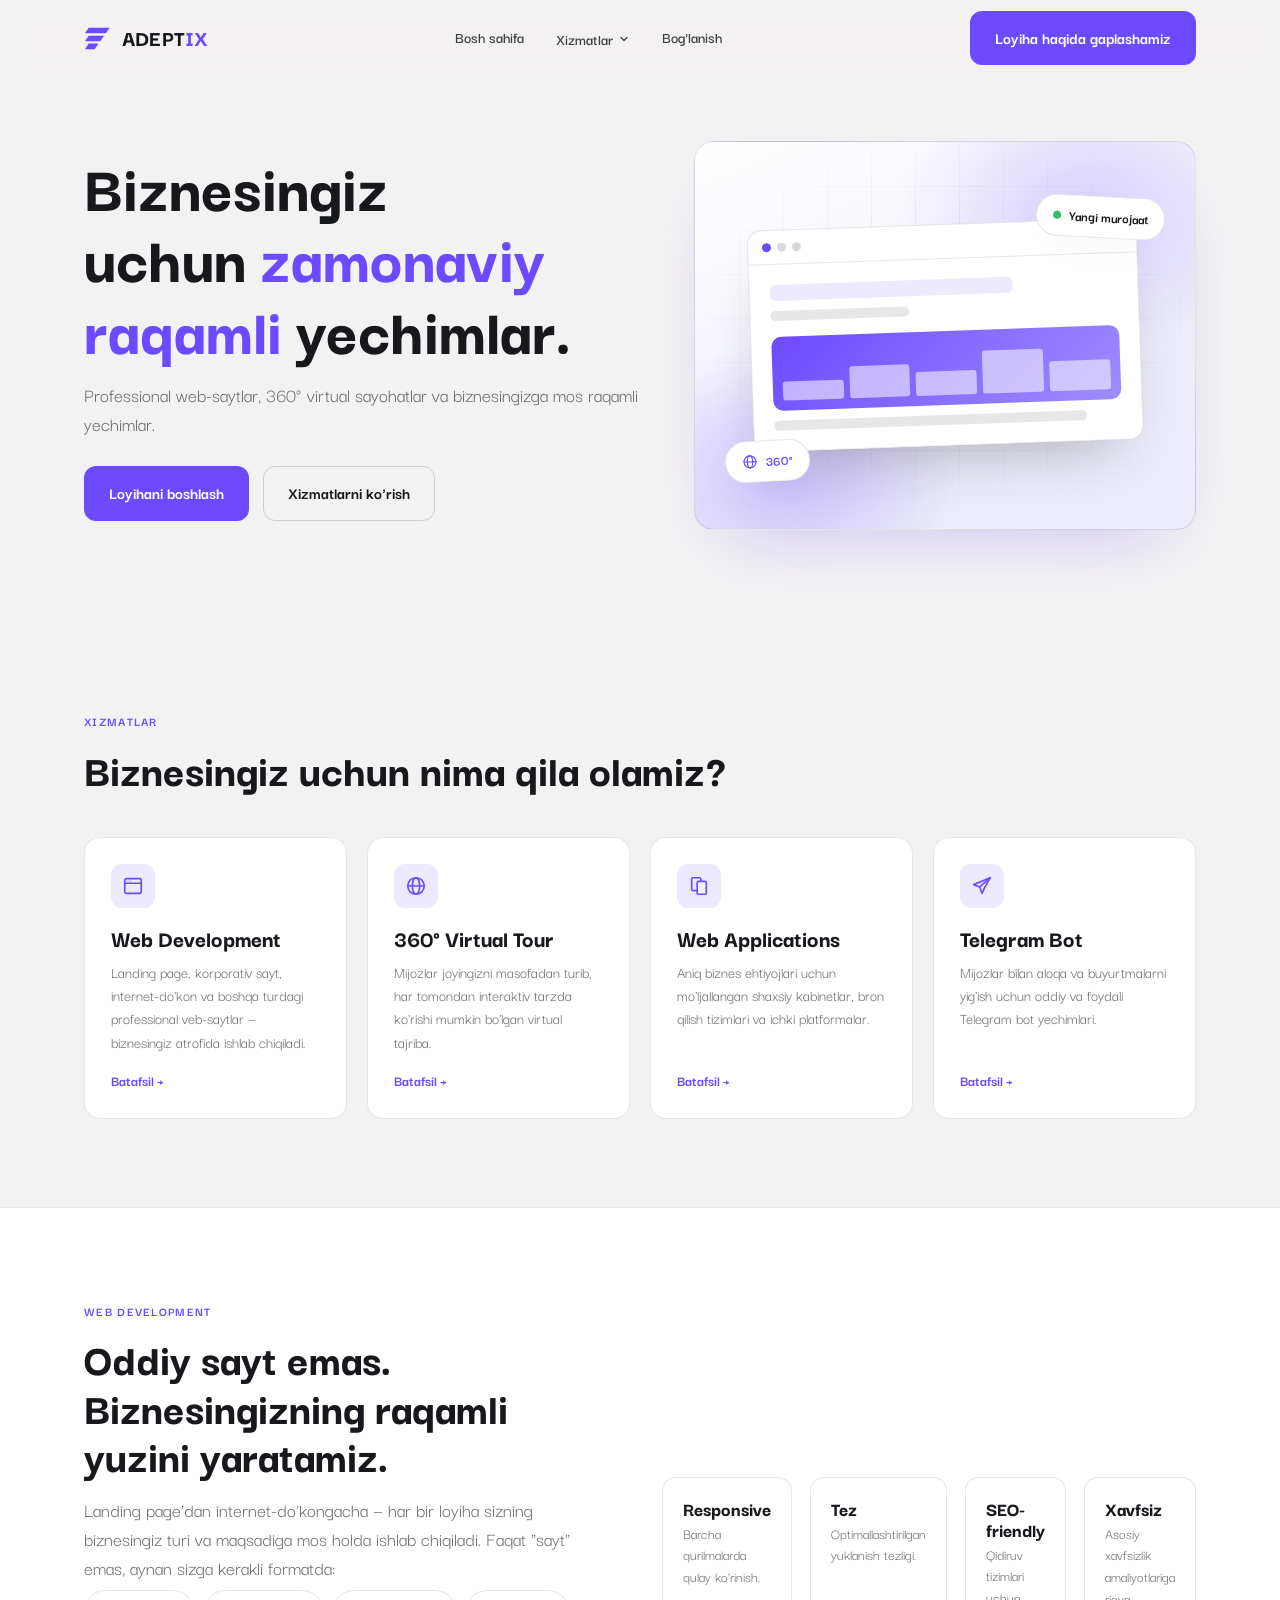
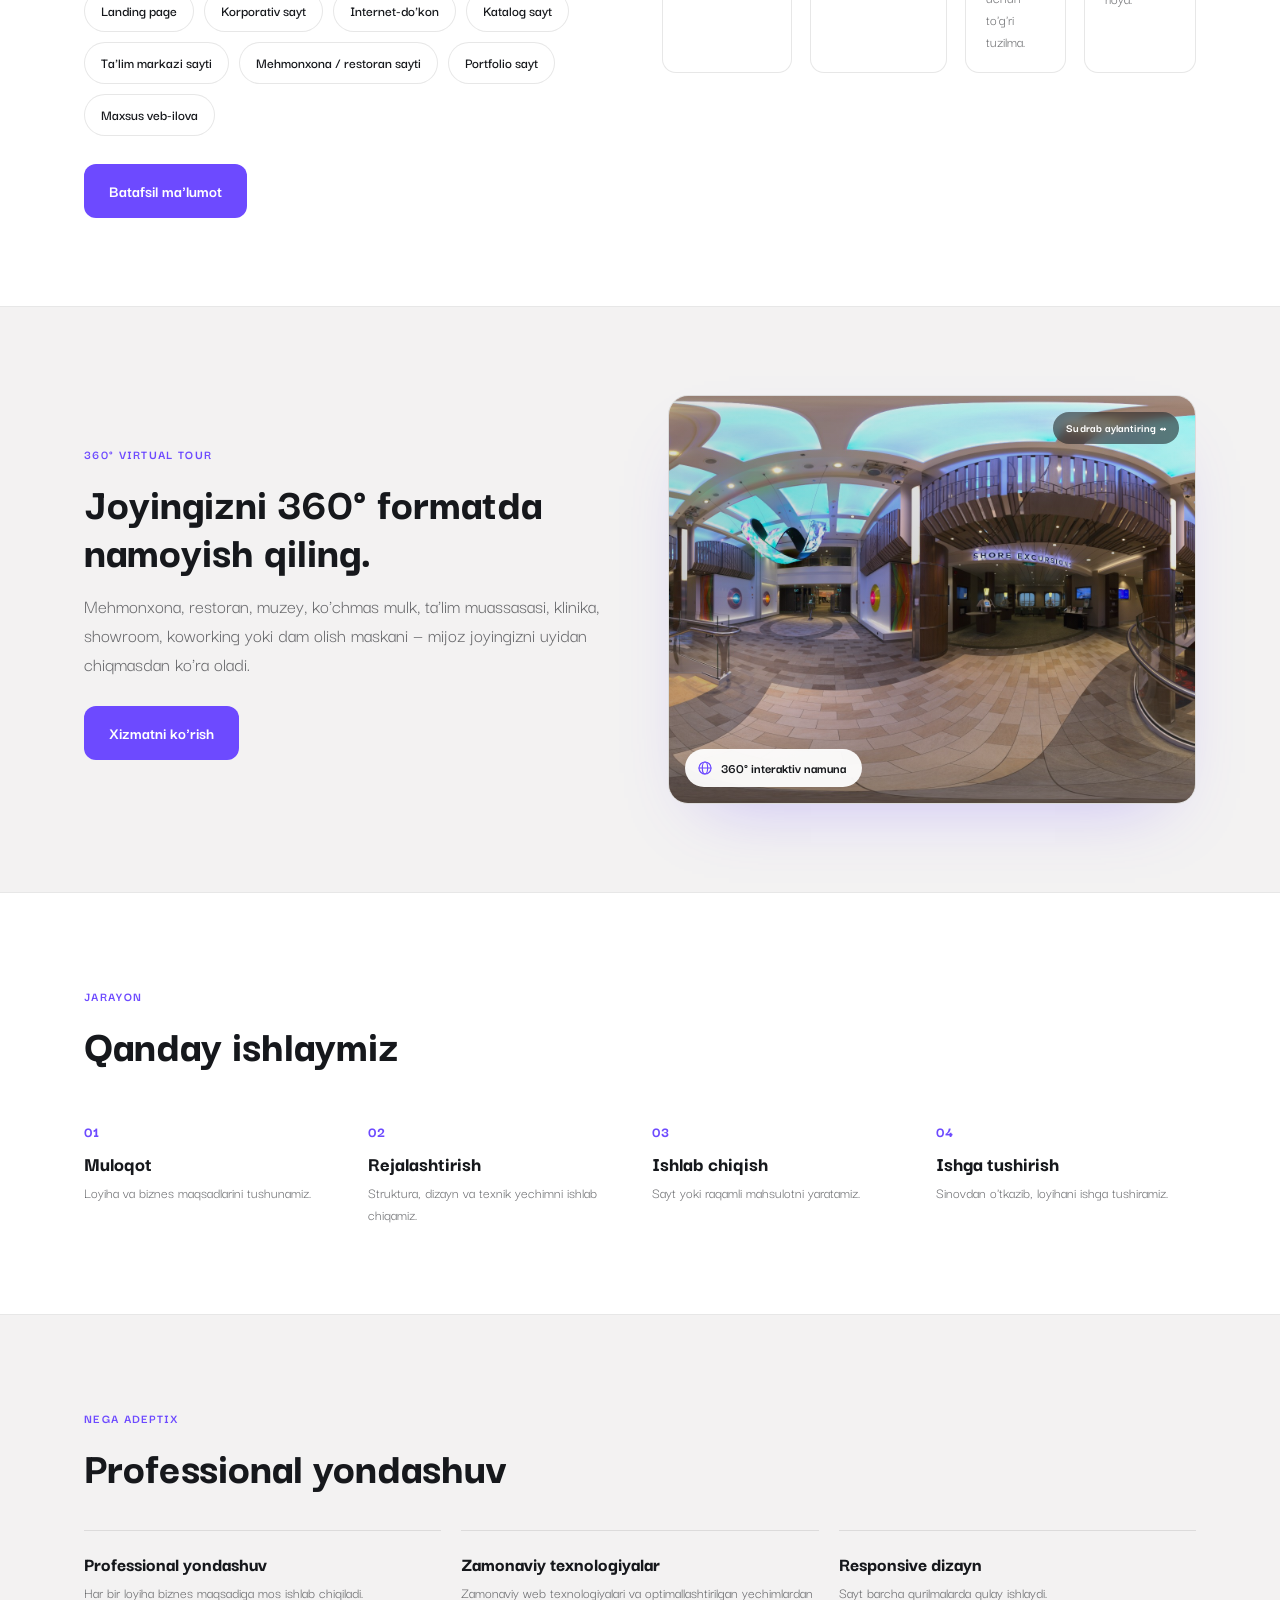
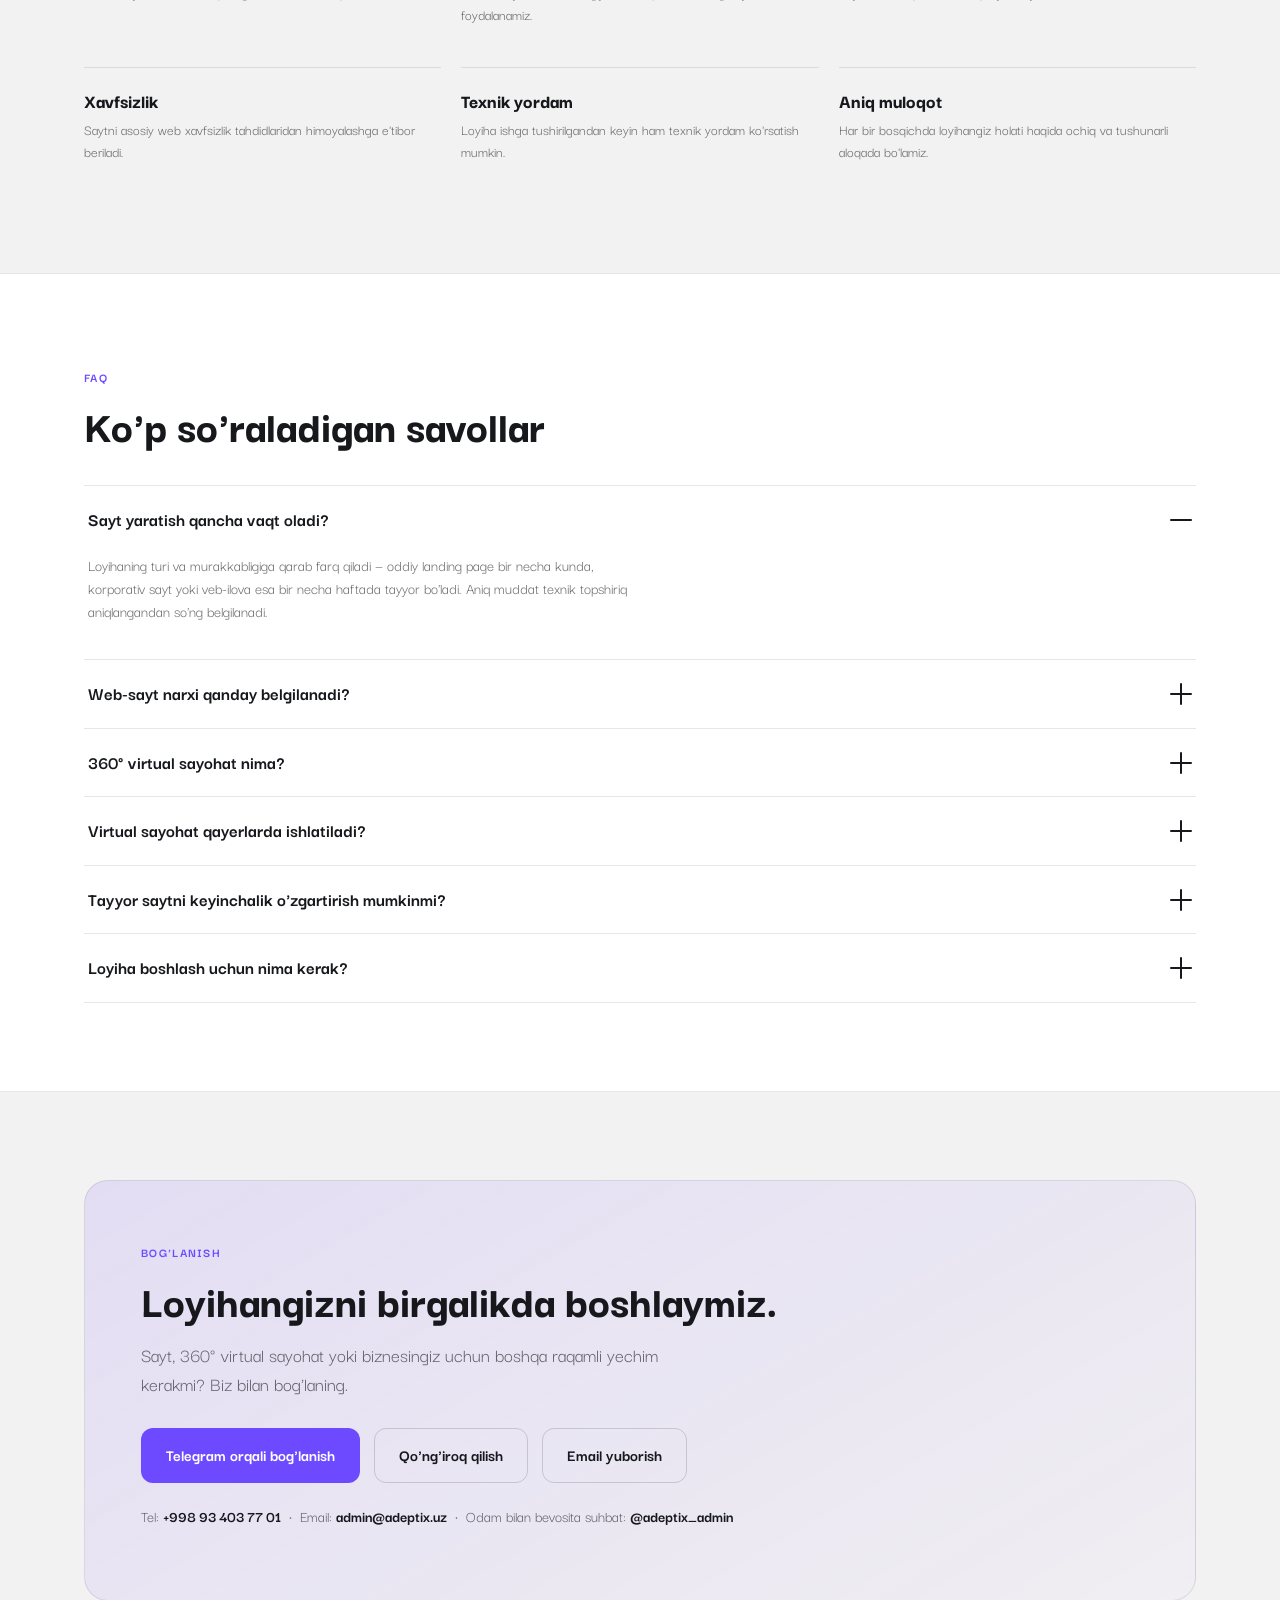
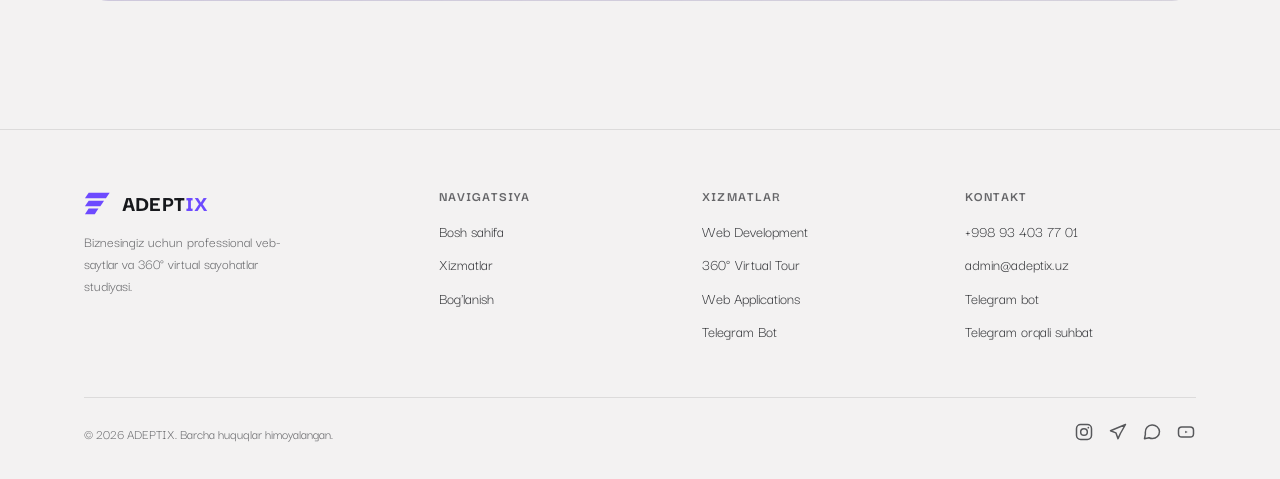
<file: index.html>
<!DOCTYPE html>
<html lang="uz">
<head>
<meta charset="UTF-8">
<meta name="viewport" content="width=device-width, initial-scale=1.0">
<title>ADEPTIX — Professional veb-saytlar va 360° virtual sayohatlar</title>
<meta name="description" content="ADEPTIX — biznesingiz uchun professional veb-saytlar, 360° virtual sayohatlar, veb-ilovalar va Telegram botlar. Zamonaviy, tez va ishonchli raqamli yechimlar.">
<link rel="canonical" href="https://adeptix.uz/">
<meta name="robots" content="index, follow">

<meta property="og:type" content="website">
<meta property="og:site_name" content="ADEPTIX">
<meta property="og:title" content="ADEPTIX — Professional veb-saytlar va 360° virtual sayohatlar">
<meta property="og:description" content="Biznesingiz uchun zamonaviy raqamli yechimlar: veb-saytlar, 360° virtual sayohatlar, veb-ilovalar va Telegram botlar.">
<meta property="og:url" content="https://adeptix.uz/">
<meta property="og:locale" content="uz_UZ">
<meta name="twitter:card" content="summary">

<link rel="icon" type="image/svg+xml" href="favicon.svg">
<link rel="stylesheet" href="assets/css/style.css">

<script type="application/ld+json">
{
  "@context": "https://schema.org",
  "@type": "Organization",
  "name": "ADEPTIX",
  "url": "https://adeptix.uz/",
  "logo": "https://adeptix.uz/assets/img/logo-primary.svg",
  "email": "admin@adeptix.uz",
  "telephone": "+998934037701",
  "sameAs": [
    "https://www.instagram.com/adeptix_uz/",
    "https://t.me/adeptix_uz",
    "https://www.youtube.com/@adeptix_uz"
  ]
}
</script>
<script type="application/ld+json">
{
  "@context": "https://schema.org",
  "@type": "FAQPage",
  "mainEntity": [
    {
      "@type": "Question",
      "name": "Sayt yaratish qancha vaqt oladi?",
      "acceptedAnswer": { "@type": "Answer", "text": "Loyihaning turi va murakkabligiga qarab farq qiladi — oddiy landing page bir necha kunda, korporativ sayt yoki veb-ilova esa bir necha haftada tayyor bo'ladi. Aniq muddat texnik topshiriq aniqlangandan so'ng belgilanadi." }
    },
    {
      "@type": "Question",
      "name": "Web-sayt narxi qanday belgilanadi?",
      "acceptedAnswer": { "@type": "Answer", "text": "Narx loyihaning hajmi, funksionalligi va dizayn talablariga qarab hisoblanadi. Loyihangiz haqida qisqacha ma'lumot bersangiz, aniq taklif tayyorlaymiz." }
    },
    {
      "@type": "Question",
      "name": "360° virtual sayohat nima?",
      "acceptedAnswer": { "@type": "Answer", "text": "Bu — joyingizni 360° kamera bilan suratga olib, mijoz uni har tomondan, interaktiv tarzda onlayn ko'ra oladigan format. Batafsil ma'lumot 360° Virtual Tour sahifasida." }
    },
    {
      "@type": "Question",
      "name": "Virtual sayohat qayerlarda ishlatiladi?",
      "acceptedAnswer": { "@type": "Answer", "text": "Mehmonxona, restoran, muzey, ko'chmas mulk, ta'lim muassasasi, klinika, showroom, koworking va dam olish maskanlari kabi joylar uchun ayniqsa foydali." }
    },
    {
      "@type": "Question",
      "name": "Tayyor saytni keyinchalik o'zgartirish mumkinmi?",
      "acceptedAnswer": { "@type": "Answer", "text": "Ha, loyiha ishga tushirilgandan keyin ham kontentni yangilash yoki qo'shimcha o'zgarishlar kiritish uchun murojaat qilishingiz mumkin." }
    },
    {
      "@type": "Question",
      "name": "Loyiha boshlash uchun nima kerak?",
      "acceptedAnswer": { "@type": "Answer", "text": "Telegram bot orqali loyihangiz haqida qisqacha ma'lumot qoldirishingiz kifoya — qolganini birga muhokama qilamiz." }
    }
  ]
}
</script>
</head>
<body>

<header class="site-header">
  <div class="container">
    <a href="index.html" class="brand">
      <img src="assets/img/logo-primary.svg" alt="ADEPTIX">
      <span>ADEPT<b>IX</b></span>
    </a>
    <nav class="main-nav" id="main-nav">
      <a href="index.html">Bosh sahifa</a>
      <div class="nav-item">
        <button class="nav-drop-toggle" type="button" aria-expanded="false" aria-haspopup="true">
          Xizmatlar
          <svg width="12" height="12" viewBox="0 0 24 24" fill="none" stroke="currentColor" stroke-width="2.4" stroke-linecap="round" stroke-linejoin="round"><path d="M6 9l6 6 6-6"/></svg>
        </button>
        <div class="dropdown-menu">
          <a href="veb-sayt-yaratish.html">Web Development</a>
          <a href="360-virtual-tur.html">360° Virtual Tour</a>
          <a href="veb-ilova.html">Web Applications</a>
          <a href="telegram-bot.html">Telegram Bot</a>
        </div>
      </div>
      <a href="index.html#boglanish">Bog'lanish</a>
    </nav>
    <div class="header-actions">
      <a class="btn btn-primary" href="https://t.me/adeptix_bot" target="_blank" rel="noopener">Loyiha haqida gaplashamiz</a>
      <button class="nav-toggle" id="nav-toggle" aria-label="Menyu" aria-expanded="false" aria-controls="main-nav">
        <svg width="24" height="24" viewBox="0 0 24 24" fill="none" stroke="currentColor" stroke-width="2" stroke-linecap="round"><path d="M3 6h18M3 12h18M3 18h18"/></svg>
      </button>
    </div>
  </div>
</header>

<main>

  <!-- HERO -->
  <section class="hero">
    <div class="container">
      <div class="hero-copy">
        <h1>Biznesingiz uchun <em>zamonaviy raqamli</em> yechimlar.</h1>
        <p class="lede">Professional web-saytlar, 360° virtual sayohatlar va biznesingizga mos raqamli yechimlar.</p>
        <div class="cta-row">
          <a class="btn btn-primary" href="#boglanish">Loyihani boshlash</a>
          <a class="btn btn-outline" href="#xizmatlar">Xizmatlarni ko'rish</a>
        </div>
      </div>
      <div class="hero-visual" aria-hidden="true">
        <div class="mock-browser">
          <div class="mock-browser__bar"><span></span><span></span><span></span></div>
          <div class="mock-browser__body">
            <div class="mock-line w-70"></div>
            <div class="mock-line w-40"></div>
            <div class="mock-block"><span></span><span></span><span></span><span></span><span></span></div>
            <div class="mock-line w-90"></div>
          </div>
        </div>
        <div class="mock-badge mock-badge--360">
          <svg width="16" height="16" viewBox="0 0 24 24" fill="none" stroke="currentColor" stroke-width="1.8"><circle cx="12" cy="12" r="9"/><ellipse cx="12" cy="12" rx="4" ry="9"/><path d="M3 12h18" stroke-linecap="round"/></svg>
          360°
        </div>
        <div class="mock-badge mock-badge--chat">
          <span class="dot-online"></span>
          Yangi murojaat
        </div>
      </div>
    </div>
  </section>

  <!-- SERVICES -->
  <section class="section" id="xizmatlar">
    <div class="container">
      <p class="eyebrow">Xizmatlar</p>
      <h2>Biznesingiz uchun nima qila olamiz?</h2>

      <div class="service-grid">

        <div class="service-card">
          <div class="icon" aria-hidden="true">
            <svg width="22" height="22" viewBox="0 0 24 24" fill="none" stroke="currentColor" stroke-width="1.8"><rect x="3" y="4" width="18" height="16" rx="2"/><path d="M3 9h18" stroke-linecap="round"/><circle cx="6.5" cy="6.5" r="0.6" fill="currentColor" stroke="none"/><circle cx="9" cy="6.5" r="0.6" fill="currentColor" stroke="none"/></svg>
          </div>
          <h3>Web Development</h3>
          <p>Landing page, korporativ sayt, internet-do'kon va boshqa turdagi professional veb-saytlar — biznesingiz atrofida ishlab chiqiladi.</p>
          <a class="more" href="veb-sayt-yaratish.html">Batafsil →</a>
        </div>

        <div class="service-card">
          <div class="icon" aria-hidden="true">
            <svg width="22" height="22" viewBox="0 0 24 24" fill="none" stroke="currentColor" stroke-width="1.8"><circle cx="12" cy="12" r="9"/><ellipse cx="12" cy="12" rx="4" ry="9"/><path d="M3 12h18" stroke-linecap="round"/></svg>
          </div>
          <h3>360° Virtual Tour</h3>
          <p>Mijozlar joyingizni masofadan turib, har tomondan interaktiv tarzda ko'rishi mumkin bo'lgan virtual tajriba.</p>
          <a class="more" href="360-virtual-tur.html">Batafsil →</a>
        </div>

        <div class="service-card">
          <div class="icon" aria-hidden="true">
            <svg width="22" height="22" viewBox="0 0 24 24" fill="none" stroke="currentColor" stroke-width="1.8"><rect x="4" y="3" width="10" height="14" rx="1.5"/><rect x="10" y="7" width="10" height="14" rx="1.5" fill="#F3F2F2"/></svg>
          </div>
          <h3>Web Applications</h3>
          <p>Aniq biznes ehtiyojlari uchun mo'ljallangan shaxsiy kabinetlar, bron qilish tizimlari va ichki platformalar.</p>
          <a class="more" href="veb-ilova.html">Batafsil →</a>
        </div>

        <div class="service-card">
          <div class="icon" aria-hidden="true">
            <svg width="22" height="22" viewBox="0 0 24 24" fill="none" stroke="currentColor" stroke-width="1.8"><path d="M21 3 3 10.5l6.5 2.5L12 20l3-6.5L21 3Z" stroke-linejoin="round"/><path d="M9.5 13 21 3" stroke-linecap="round"/></svg>
          </div>
          <h3>Telegram Bot</h3>
          <p>Mijozlar bilan aloqa va buyurtmalarni yig'ish uchun oddiy va foydali Telegram bot yechimlari.</p>
          <a class="more" href="telegram-bot.html">Batafsil →</a>
        </div>

      </div>
    </div>
  </section>

  <!-- WEBSITE DEVELOPMENT -->
  <section class="section" style="background:var(--paper); border-top:1px solid var(--line); border-bottom:1px solid var(--line);">
    <div class="container">
      <div class="split">
        <div>
          <p class="eyebrow">Web Development</p>
          <h2>Oddiy sayt emas. Biznesingizning raqamli yuzini yaratamiz.</h2>
          <p class="lede">Landing page'dan internet-do'kongacha — har bir loyiha sizning biznesingiz turi va maqsadiga mos holda ishlab chiqiladi. Faqat "sayt" emas, aynan sizga kerakli formatda:</p>
          <div class="chips">
            <span class="chip">Landing page</span>
            <span class="chip">Korporativ sayt</span>
            <span class="chip">Internet-do'kon</span>
            <span class="chip">Katalog sayt</span>
            <span class="chip">Ta'lim markazi sayti</span>
            <span class="chip">Mehmonxona / restoran sayti</span>
            <span class="chip">Portfolio sayt</span>
            <span class="chip">Maxsus veb-ilova</span>
          </div>
          <div class="cta-row">
            <a class="btn btn-primary" href="veb-sayt-yaratish.html">Batafsil ma'lumot</a>
          </div>
        </div>
        <div class="feature-grid">
          <div class="feature-item"><h3>Responsive</h3><p>Barcha qurilmalarda qulay ko'rinish.</p></div>
          <div class="feature-item"><h3>Tez</h3><p>Optimallashtirilgan yuklanish tezligi.</p></div>
          <div class="feature-item"><h3>SEO-friendly</h3><p>Qidiruv tizimlari uchun to'g'ri tuzilma.</p></div>
          <div class="feature-item"><h3>Xavfsiz</h3><p>Asosiy xavfsizlik amaliyotlariga rioya.</p></div>
        </div>
      </div>
    </div>
  </section>

  <!-- 360 TEASER -->
  <section class="section">
    <div class="container split">
      <div>
        <p class="eyebrow">360° Virtual Tour</p>
        <h2>Joyingizni 360° formatda namoyish qiling.</h2>
        <p class="lede">Mehmonxona, restoran, muzey, ko'chmas mulk, ta'lim muassasasi, klinika, showroom, koworking yoki dam olish maskani — mijoz joyingizni uyidan chiqmasdan ko'ra oladi.</p>
        <div class="cta-row">
          <a class="btn btn-primary" href="360-virtual-tur.html">Xizmatni ko'rish</a>
        </div>
      </div>
      <a class="visual-360" href="360-virtual-tur.html" aria-label="360° virtual tur namunasini ko'rish">
        <img src="assets/img/demo-360.jpg" alt="360° virtual tur namunasi — interaktiv panorama" loading="lazy">
        <span class="visual-360__hint">Sudrab aylantiring ↔</span>
        <span class="visual-360__badge">
          <svg width="16" height="16" viewBox="0 0 24 24" fill="none" stroke="currentColor" stroke-width="1.8"><circle cx="12" cy="12" r="9"/><ellipse cx="12" cy="12" rx="4" ry="9"/><path d="M3 12h18" stroke-linecap="round"/></svg>
          360° interaktiv namuna
        </span>
      </a>
    </div>
  </section>

  <!-- HOW WE WORK -->
  <section class="section" style="background:var(--paper); border-top:1px solid var(--line); border-bottom:1px solid var(--line);">
    <div class="container">
      <p class="eyebrow">Jarayon</p>
      <h2>Qanday ishlaymiz</h2>
      <div class="steps">
        <div class="step"><span class="num">01</span><h3>Muloqot</h3><p>Loyiha va biznes maqsadlarini tushunamiz.</p></div>
        <div class="step"><span class="num">02</span><h3>Rejalashtirish</h3><p>Struktura, dizayn va texnik yechimni ishlab chiqamiz.</p></div>
        <div class="step"><span class="num">03</span><h3>Ishlab chiqish</h3><p>Sayt yoki raqamli mahsulotni yaratamiz.</p></div>
        <div class="step"><span class="num">04</span><h3>Ishga tushirish</h3><p>Sinovdan o'tkazib, loyihani ishga tushiramiz.</p></div>
      </div>
    </div>
  </section>

  <!-- WHY ADEPTIX -->
  <section class="section">
    <div class="container">
      <p class="eyebrow">Nega ADEPTIX</p>
      <h2>Professional yondashuv</h2>
      <div class="why-grid">
        <div class="why-item"><h3>Professional yondashuv</h3><p>Har bir loyiha biznes maqsadiga mos ishlab chiqiladi.</p></div>
        <div class="why-item"><h3>Zamonaviy texnologiyalar</h3><p>Zamonaviy web texnologiyalari va optimallashtirilgan yechimlardan foydalanamiz.</p></div>
        <div class="why-item"><h3>Responsive dizayn</h3><p>Sayt barcha qurilmalarda qulay ishlaydi.</p></div>
        <div class="why-item"><h3>Xavfsizlik</h3><p>Saytni asosiy web xavfsizlik tahdidlaridan himoyalashga e'tibor beriladi.</p></div>
        <div class="why-item"><h3>Texnik yordam</h3><p>Loyiha ishga tushirilgandan keyin ham texnik yordam ko'rsatish mumkin.</p></div>
        <div class="why-item"><h3>Aniq muloqot</h3><p>Har bir bosqichda loyihangiz holati haqida ochiq va tushunarli aloqada bo'lamiz.</p></div>
      </div>
    </div>
  </section>

  <!-- FAQ -->
  <section class="section" id="faq" style="background:var(--paper); border-top:1px solid var(--line); border-bottom:1px solid var(--line);">
    <div class="container">
      <p class="eyebrow">FAQ</p>
      <h2>Ko'p so'raladigan savollar</h2>

      <div class="faq-list">
        <details class="faq-item" open>
          <summary>Sayt yaratish qancha vaqt oladi?<span class="plus"></span></summary>
          <p>Loyihaning turi va murakkabligiga qarab farq qiladi — oddiy landing page bir necha kunda, korporativ sayt yoki veb-ilova esa bir necha haftada tayyor bo'ladi. Aniq muddat texnik topshiriq aniqlangandan so'ng belgilanadi.</p>
        </details>
        <details class="faq-item">
          <summary>Web-sayt narxi qanday belgilanadi?<span class="plus"></span></summary>
          <p>Narx loyihaning hajmi, funksionalligi va dizayn talablariga qarab hisoblanadi. Loyihangiz haqida qisqacha ma'lumot bersangiz, aniq taklif tayyorlaymiz.</p>
        </details>
        <details class="faq-item">
          <summary>360° virtual sayohat nima?<span class="plus"></span></summary>
          <p>Bu — joyingizni 360° kamera bilan suratga olib, mijoz uni har tomondan, interaktiv tarzda onlayn ko'ra oladigan format. Batafsil ma'lumot <a href="360-virtual-tur.html">360° Virtual Tour</a> sahifasida.</p>
        </details>
        <details class="faq-item">
          <summary>Virtual sayohat qayerlarda ishlatiladi?<span class="plus"></span></summary>
          <p>Mehmonxona, restoran, muzey, ko'chmas mulk, ta'lim muassasasi, klinika, showroom, koworking va dam olish maskanlari kabi joylar uchun ayniqsa foydali.</p>
        </details>
        <details class="faq-item">
          <summary>Tayyor saytni keyinchalik o'zgartirish mumkinmi?<span class="plus"></span></summary>
          <p>Ha, loyiha ishga tushirilgandan keyin ham kontentni yangilash yoki qo'shimcha o'zgarishlar kiritish uchun murojaat qilishingiz mumkin.</p>
        </details>
        <details class="faq-item">
          <summary>Loyiha boshlash uchun nima kerak?<span class="plus"></span></summary>
          <p>Telegram bot orqali loyihangiz haqida qisqacha ma'lumot qoldirishingiz kifoya — qolganini birga muhokama qilamiz.</p>
        </details>
      </div>
    </div>
  </section>

  <!-- CONTACT -->
  <section class="section" id="boglanish">
    <div class="container">
      <div class="contact-panel">
        <p class="eyebrow">Bog'lanish</p>
        <h2>Loyihangizni birgalikda boshlaymiz.</h2>
        <p class="lede">Sayt, 360° virtual sayohat yoki biznesingiz uchun boshqa raqamli yechim kerakmi? Biz bilan bog'laning.</p>
        <div class="contact-methods">
          <a class="btn btn-primary" href="https://t.me/adeptix_bot" target="_blank" rel="noopener">Telegram orqali bog'lanish</a>
          <a class="btn btn-outline" href="tel:+998934037701">Qo'ng'iroq qilish</a>
          <a class="btn btn-outline" href="mailto:admin@adeptix.uz">Email yuborish</a>
        </div>
        <p class="contact-line">Tel: <a href="tel:+998934037701">+998 93 403 77 01</a> &nbsp;·&nbsp; Email: <a href="mailto:admin@adeptix.uz">admin@adeptix.uz</a> &nbsp;·&nbsp; Odam bilan bevosita suhbat: <a href="https://t.me/adeptix_admin" target="_blank" rel="noopener">@adeptix_admin</a></p>
      </div>
    </div>
  </section>

</main>

<footer class="site-footer">
  <div class="container">
    <div class="footer-top">
      <div class="footer-brand">
        <a href="index.html" class="brand">
          <img src="assets/img/logo-primary.svg" alt="ADEPTIX">
          <span>ADEPT<b>IX</b></span>
        </a>
        <p>Biznesingiz uchun professional veb-saytlar va 360° virtual sayohatlar studiyasi.</p>
      </div>
      <div class="footer-col">
        <h4>Navigatsiya</h4>
        <a href="index.html">Bosh sahifa</a>
        <a href="index.html#xizmatlar">Xizmatlar</a>
        <a href="index.html#boglanish">Bog'lanish</a>
      </div>
      <div class="footer-col">
        <h4>Xizmatlar</h4>
        <a href="veb-sayt-yaratish.html">Web Development</a>
        <a href="360-virtual-tur.html">360° Virtual Tour</a>
        <a href="veb-ilova.html">Web Applications</a>
        <a href="telegram-bot.html">Telegram Bot</a>
      </div>
      <div class="footer-col">
        <h4>Kontakt</h4>
        <a href="tel:+998934037701">+998 93 403 77 01</a>
        <a href="mailto:admin@adeptix.uz">admin@adeptix.uz</a>
        <a href="https://t.me/adeptix_bot" target="_blank" rel="noopener">Telegram bot</a>
        <a href="https://t.me/adeptix_admin" target="_blank" rel="noopener">Telegram orqali suhbat</a>
      </div>
    </div>
    <div class="footer-bottom">
      <span>© <span id="year"></span> ADEPTIX. Barcha huquqlar himoyalangan.</span>
      <div class="socials">
        <a href="https://www.instagram.com/adeptix_uz/" target="_blank" rel="noopener" aria-label="Instagram">
          <svg width="20" height="20" viewBox="0 0 24 24" fill="none" stroke="currentColor" stroke-width="1.8"><rect x="3" y="3" width="18" height="18" rx="5"/><circle cx="12" cy="12" r="4"/><circle cx="17.2" cy="6.8" r="1" fill="currentColor" stroke="none"/></svg>
        </a>
        <a href="https://t.me/adeptix_uz" target="_blank" rel="noopener" aria-label="Telegram kanal">
          <svg width="20" height="20" viewBox="0 0 24 24" fill="none" stroke="currentColor" stroke-width="1.8"><path d="M21 3 3 10.5l6.5 2.5L12 20l3-6.5L21 3Z" stroke-linejoin="round"/></svg>
        </a>
        <a href="https://t.me/adeptix_admin" target="_blank" rel="noopener" aria-label="Telegram orqali bevosita suhbat">
          <svg width="20" height="20" viewBox="0 0 24 24" fill="none" stroke="currentColor" stroke-width="1.8"><path d="M21 11.5a8.38 8.38 0 0 1-8.5 8.4 8.5 8.5 0 0 1-4-1L3 20l1.1-5.5A8.38 8.38 0 0 1 4 12.6 8.4 8.4 0 1 1 21 11.5Z" stroke-linejoin="round"/></svg>
        </a>
        <a href="https://www.youtube.com/@adeptix_uz" target="_blank" rel="noopener" aria-label="YouTube">
          <svg width="20" height="20" viewBox="0 0 24 24" fill="none" stroke="currentColor" stroke-width="1.8"><rect x="3" y="6" width="18" height="12" rx="4"/><path d="M11 10.5v3l3-1.5Z" fill="currentColor" stroke="none"/></svg>
        </a>
      </div>
    </div>
  </div>
</footer>

<script src="assets/js/main.js"></script>
<script>document.getElementById('year').textContent = new Date().getFullYear();</script>
</body>
</html>
</file>
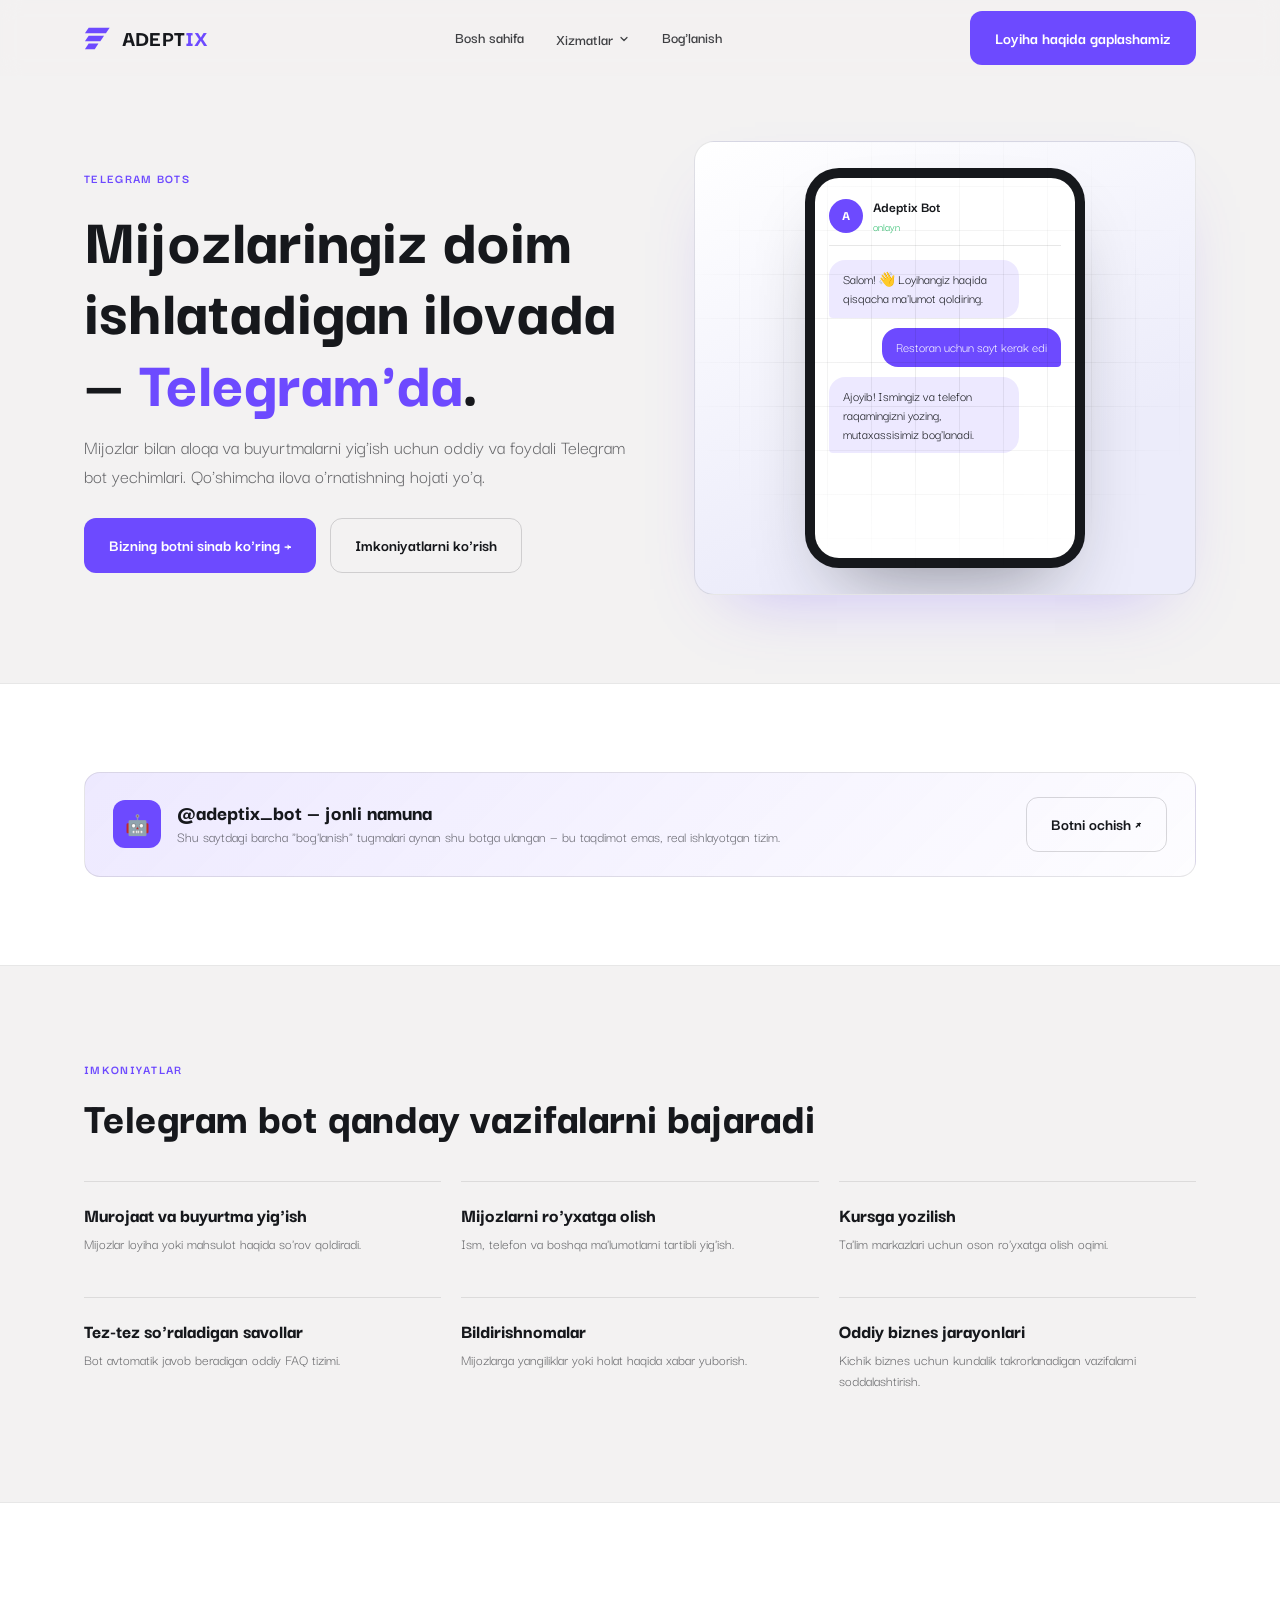
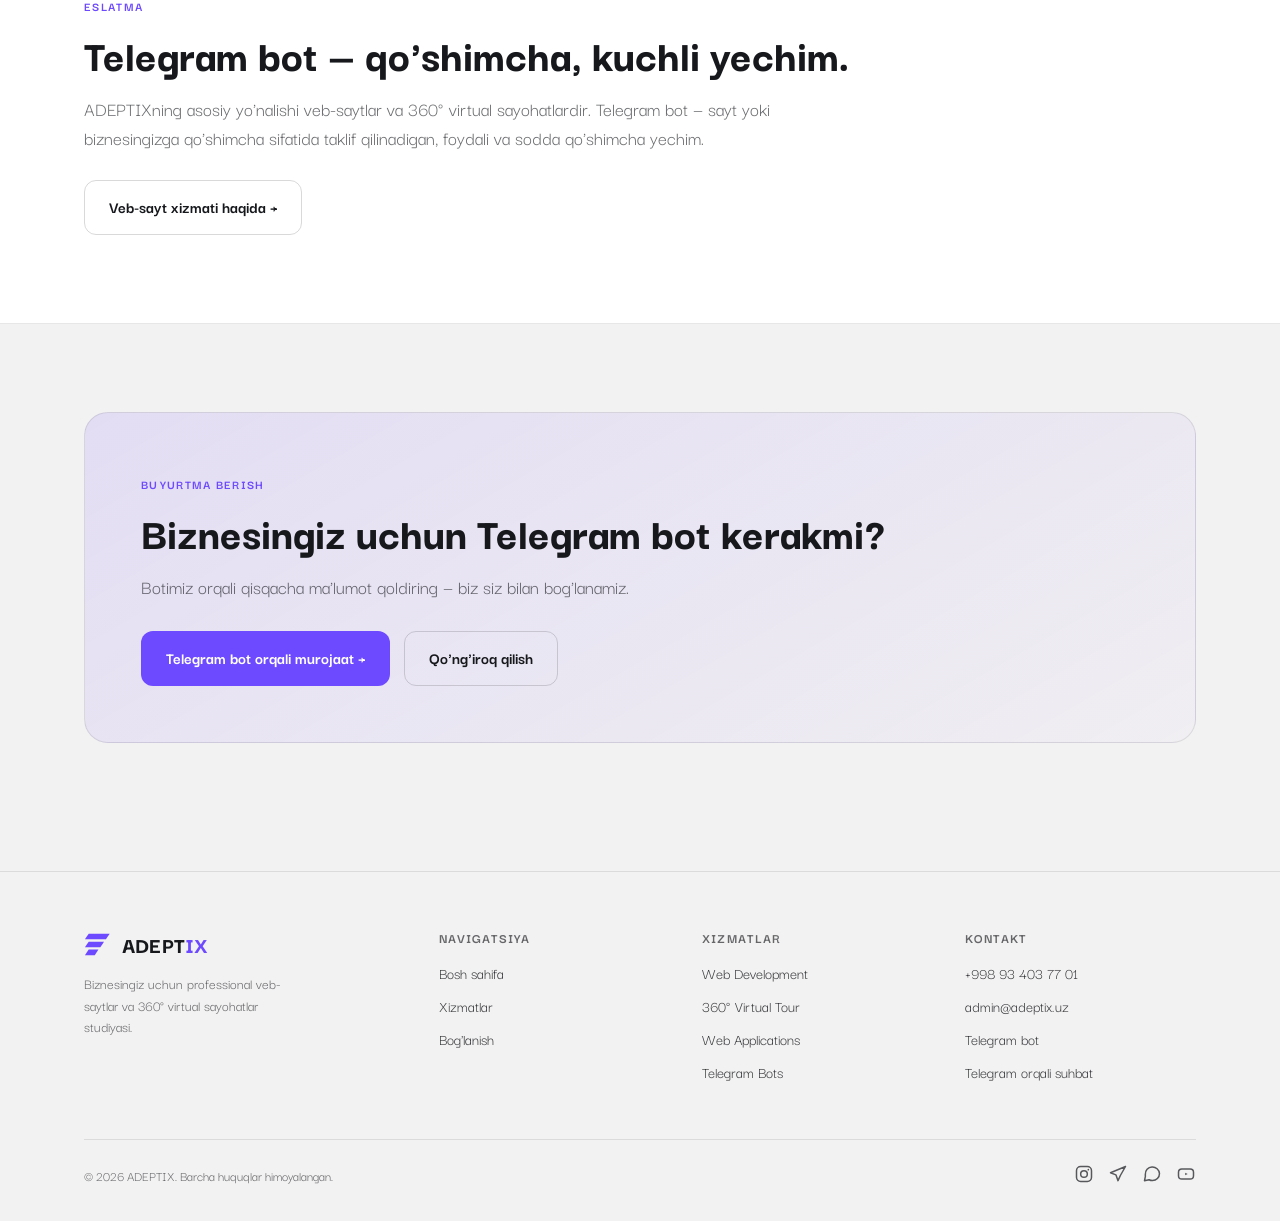
<file: telegram-bot.html>
<!DOCTYPE html>
<html lang="uz">
<head>
<meta charset="UTF-8">
<meta name="viewport" content="width=device-width, initial-scale=1.0">
<title>Telegram bot yaratish — ADEPTIX</title>
<meta name="description" content="ADEPTIX'dan Telegram bot yaratish xizmati: mijozlardan buyurtma yig'ish, ro'yxatga olish, bildirishnomalar va oddiy biznes jarayonlari uchun. Bizning o'z botimiz @adeptix_bot — jonli namuna.">
<link rel="canonical" href="https://adeptix.uz/telegram-bot.html">
<meta name="robots" content="index, follow">

<meta property="og:type" content="website">
<meta property="og:site_name" content="ADEPTIX">
<meta property="og:title" content="Telegram bot yaratish — ADEPTIX">
<meta property="og:description" content="Mijozlar bilan aloqa va buyurtmalarni yig'ish uchun oddiy va foydali Telegram bot yechimlari.">
<meta property="og:url" content="https://adeptix.uz/telegram-bot.html">
<meta property="og:locale" content="uz_UZ">
<meta name="twitter:card" content="summary">

<link rel="icon" type="image/svg+xml" href="favicon.svg">
<link rel="stylesheet" href="assets/css/style.css">

<script type="application/ld+json">
{
  "@context": "https://schema.org",
  "@type": "Service",
  "serviceType": "Telegram Bot Development",
  "provider": { "@type": "Organization", "name": "ADEPTIX", "url": "https://adeptix.uz/" },
  "areaServed": "UZ",
  "name": "Telegram bot yaratish",
  "description": "Mijozlardan buyurtma yig'ish, ro'yxatga olish, bildirishnoma yuborish va oddiy biznes jarayonlari uchun Telegram bot ishlab chiqish xizmati."
}
</script>
</head>
<body>

<header class="site-header">
  <div class="container">
    <a href="index.html" class="brand">
      <img src="assets/img/logo-primary.svg" alt="ADEPTIX">
      <span>ADEPT<b>IX</b></span>
    </a>
    <nav class="main-nav" id="main-nav">
      <a href="index.html">Bosh sahifa</a>
      <div class="nav-item">
        <button class="nav-drop-toggle" type="button" aria-expanded="false" aria-haspopup="true">
          Xizmatlar
          <svg width="12" height="12" viewBox="0 0 24 24" fill="none" stroke="currentColor" stroke-width="2.4" stroke-linecap="round" stroke-linejoin="round"><path d="M6 9l6 6 6-6"/></svg>
        </button>
        <div class="dropdown-menu">
          <a href="veb-sayt-yaratish.html">Web Development</a>
          <a href="360-virtual-tur.html">360° Virtual Tour</a>
          <a href="veb-ilova.html">Web Applications</a>
          <a href="telegram-bot.html">Telegram Bots</a>
        </div>
      </div>
      <a href="index.html#boglanish">Bog'lanish</a>
    </nav>
    <div class="header-actions">
      <a class="btn btn-primary" href="https://t.me/adeptix_bot" target="_blank" rel="noopener">Loyiha haqida gaplashamiz</a>
      <button class="nav-toggle" id="nav-toggle" aria-label="Menyu" aria-expanded="false" aria-controls="main-nav">
        <svg width="24" height="24" viewBox="0 0 24 24" fill="none" stroke="currentColor" stroke-width="2" stroke-linecap="round"><path d="M3 6h18M3 12h18M3 18h18"/></svg>
      </button>
    </div>
  </div>
</header>

<main>

  <!-- HERO -->
  <section class="hero">
    <div class="container">
      <div class="hero-copy">
        <p class="eyebrow">Telegram Bots</p>
        <h1>Mijozlaringiz doim ishlatadigan ilovada — <em>Telegram'da</em>.</h1>
        <p class="lede">Mijozlar bilan aloqa va buyurtmalarni yig'ish uchun oddiy va foydali Telegram bot yechimlari. Qo'shimcha ilova o'rnatishning hojati yo'q.</p>
        <div class="cta-row">
          <a class="btn btn-primary" href="https://t.me/adeptix_bot" target="_blank" rel="noopener">Bizning botni sinab ko'ring →</a>
          <a class="btn btn-outline" href="#imkoniyatlar">Imkoniyatlarni ko'rish</a>
        </div>
      </div>
      <div class="hero-visual" aria-hidden="true" style="aspect-ratio:auto; padding:26px 0; background:linear-gradient(155deg, #ffffff, #ececfa 70%);">
        <div class="mock-phone" style="position:static; margin:0 auto;">
          <div class="mock-phone__screen">
            <div class="mock-phone__header">
              <div class="mock-phone__avatar">A</div>
              <div>
                <div class="mock-phone__name">Adeptix Bot</div>
                <div class="mock-phone__status">onlayn</div>
              </div>
            </div>
            <div class="bubble bubble--bot">Salom! 👋 Loyihangiz haqida qisqacha ma'lumot qoldiring.</div>
            <div class="bubble bubble--user">Restoran uchun sayt kerak edi</div>
            <div class="bubble bubble--bot">Ajoyib! Ismingiz va telefon raqamingizni yozing, mutaxassisimiz bog'lanadi.</div>
          </div>
        </div>
      </div>
    </div>
  </section>

  <!-- PROOF -->
  <section class="section" style="background:var(--paper); border-top:1px solid var(--line); border-bottom:1px solid var(--line);">
    <div class="container">
      <div class="project-card" style="margin-bottom:0;">
        <div class="info">
          <div class="icon" aria-hidden="true">🤖</div>
          <div>
            <h3>@adeptix_bot — jonli namuna</h3>
            <p>Shu saytdagi barcha "bog'lanish" tugmalari aynan shu botga ulangan — bu taqdimot emas, real ishlayotgan tizim.</p>
          </div>
        </div>
        <a class="btn btn-outline" href="https://t.me/adeptix_bot" target="_blank" rel="noopener">Botni ochish ↗</a>
      </div>
    </div>
  </section>

  <!-- CAPABILITIES -->
  <section class="section" id="imkoniyatlar">
    <div class="container">
      <p class="eyebrow">Imkoniyatlar</p>
      <h2>Telegram bot qanday vazifalarni bajaradi</h2>
      <div class="why-grid">
        <div class="why-item"><h3>Murojaat va buyurtma yig'ish</h3><p>Mijozlar loyiha yoki mahsulot haqida so'rov qoldiradi.</p></div>
        <div class="why-item"><h3>Mijozlarni ro'yxatga olish</h3><p>Ism, telefon va boshqa ma'lumotlarni tartibli yig'ish.</p></div>
        <div class="why-item"><h3>Kursga yozilish</h3><p>Ta'lim markazlari uchun oson ro'yxatga olish oqimi.</p></div>
        <div class="why-item"><h3>Tez-tez so'raladigan savollar</h3><p>Bot avtomatik javob beradigan oddiy FAQ tizimi.</p></div>
        <div class="why-item"><h3>Bildirishnomalar</h3><p>Mijozlarga yangiliklar yoki holat haqida xabar yuborish.</p></div>
        <div class="why-item"><h3>Oddiy biznes jarayonlari</h3><p>Kichik biznes uchun kundalik takrorlanadigan vazifalarni soddalashtirish.</p></div>
      </div>
    </div>
  </section>

  <!-- NOTE: secondary service -->
  <section class="section" style="background:var(--paper); border-top:1px solid var(--line); border-bottom:1px solid var(--line);">
    <div class="container">
      <p class="eyebrow">Eslatma</p>
      <h2>Telegram bot — qo'shimcha, kuchli yechim.</h2>
      <p class="lede" style="max-width:70ch;">ADEPTIXning asosiy yo'nalishi veb-saytlar va 360° virtual sayohatlardir. Telegram bot — sayt yoki biznesingizga qo'shimcha sifatida taklif qilinadigan, foydali va sodda qo'shimcha yechim.</p>
      <div class="cta-row">
        <a class="btn btn-outline" href="veb-sayt-yaratish.html">Veb-sayt xizmati haqida →</a>
      </div>
    </div>
  </section>

  <!-- CONTACT -->
  <section class="section" id="boglanish">
    <div class="container">
      <div class="contact-panel">
        <p class="eyebrow">Buyurtma berish</p>
        <h2>Biznesingiz uchun Telegram bot kerakmi?</h2>
        <p class="lede">Botimiz orqali qisqacha ma'lumot qoldiring — biz siz bilan bog'lanamiz.</p>
        <div class="contact-methods">
          <a class="btn btn-primary" href="https://t.me/adeptix_bot" target="_blank" rel="noopener">Telegram bot orqali murojaat →</a>
          <a class="btn btn-outline" href="tel:+998934037701">Qo'ng'iroq qilish</a>
        </div>
      </div>
    </div>
  </section>

</main>

<footer class="site-footer">
  <div class="container">
    <div class="footer-top">
      <div class="footer-brand">
        <a href="index.html" class="brand">
          <img src="assets/img/logo-primary.svg" alt="ADEPTIX">
          <span>ADEPT<b>IX</b></span>
        </a>
        <p>Biznesingiz uchun professional veb-saytlar va 360° virtual sayohatlar studiyasi.</p>
      </div>
      <div class="footer-col">
        <h4>Navigatsiya</h4>
        <a href="index.html">Bosh sahifa</a>
        <a href="index.html#xizmatlar">Xizmatlar</a>
        <a href="index.html#boglanish">Bog'lanish</a>
      </div>
      <div class="footer-col">
        <h4>Xizmatlar</h4>
        <a href="veb-sayt-yaratish.html">Web Development</a>
        <a href="360-virtual-tur.html">360° Virtual Tour</a>
        <a href="veb-ilova.html">Web Applications</a>
        <a href="telegram-bot.html">Telegram Bots</a>
      </div>
      <div class="footer-col">
        <h4>Kontakt</h4>
        <a href="tel:+998934037701">+998 93 403 77 01</a>
        <a href="mailto:admin@adeptix.uz">admin@adeptix.uz</a>
        <a href="https://t.me/adeptix_bot" target="_blank" rel="noopener">Telegram bot</a>
        <a href="https://t.me/adeptix_admin" target="_blank" rel="noopener">Telegram orqali suhbat</a>
      </div>
    </div>
    <div class="footer-bottom">
      <span>© <span id="year"></span> ADEPTIX. Barcha huquqlar himoyalangan.</span>
      <div class="socials">
        <a href="https://www.instagram.com/adeptix_uz/" target="_blank" rel="noopener" aria-label="Instagram">
          <svg width="20" height="20" viewBox="0 0 24 24" fill="none" stroke="currentColor" stroke-width="1.8"><rect x="3" y="3" width="18" height="18" rx="5"/><circle cx="12" cy="12" r="4"/><circle cx="17.2" cy="6.8" r="1" fill="currentColor" stroke="none"/></svg>
        </a>
        <a href="https://t.me/adeptix_uz" target="_blank" rel="noopener" aria-label="Telegram kanal">
          <svg width="20" height="20" viewBox="0 0 24 24" fill="none" stroke="currentColor" stroke-width="1.8"><path d="M21 3 3 10.5l6.5 2.5L12 20l3-6.5L21 3Z" stroke-linejoin="round"/></svg>
        </a>
        <a href="https://t.me/adeptix_admin" target="_blank" rel="noopener" aria-label="Telegram orqali bevosita suhbat">
          <svg width="20" height="20" viewBox="0 0 24 24" fill="none" stroke="currentColor" stroke-width="1.8"><path d="M21 11.5a8.38 8.38 0 0 1-8.5 8.4 8.5 8.5 0 0 1-4-1L3 20l1.1-5.5A8.38 8.38 0 0 1 4 12.6 8.4 8.4 0 1 1 21 11.5Z" stroke-linejoin="round"/></svg>
        </a>
        <a href="https://www.youtube.com/@adeptix_uz" target="_blank" rel="noopener" aria-label="YouTube">
          <svg width="20" height="20" viewBox="0 0 24 24" fill="none" stroke="currentColor" stroke-width="1.8"><rect x="3" y="6" width="18" height="12" rx="4"/><path d="M11 10.5v3l3-1.5Z" fill="currentColor" stroke="none"/></svg>
        </a>
      </div>
    </div>
  </div>
</footer>

<script src="assets/js/main.js"></script>
<script>document.getElementById('year').textContent = new Date().getFullYear();</script>
</body>
</html>
</file>
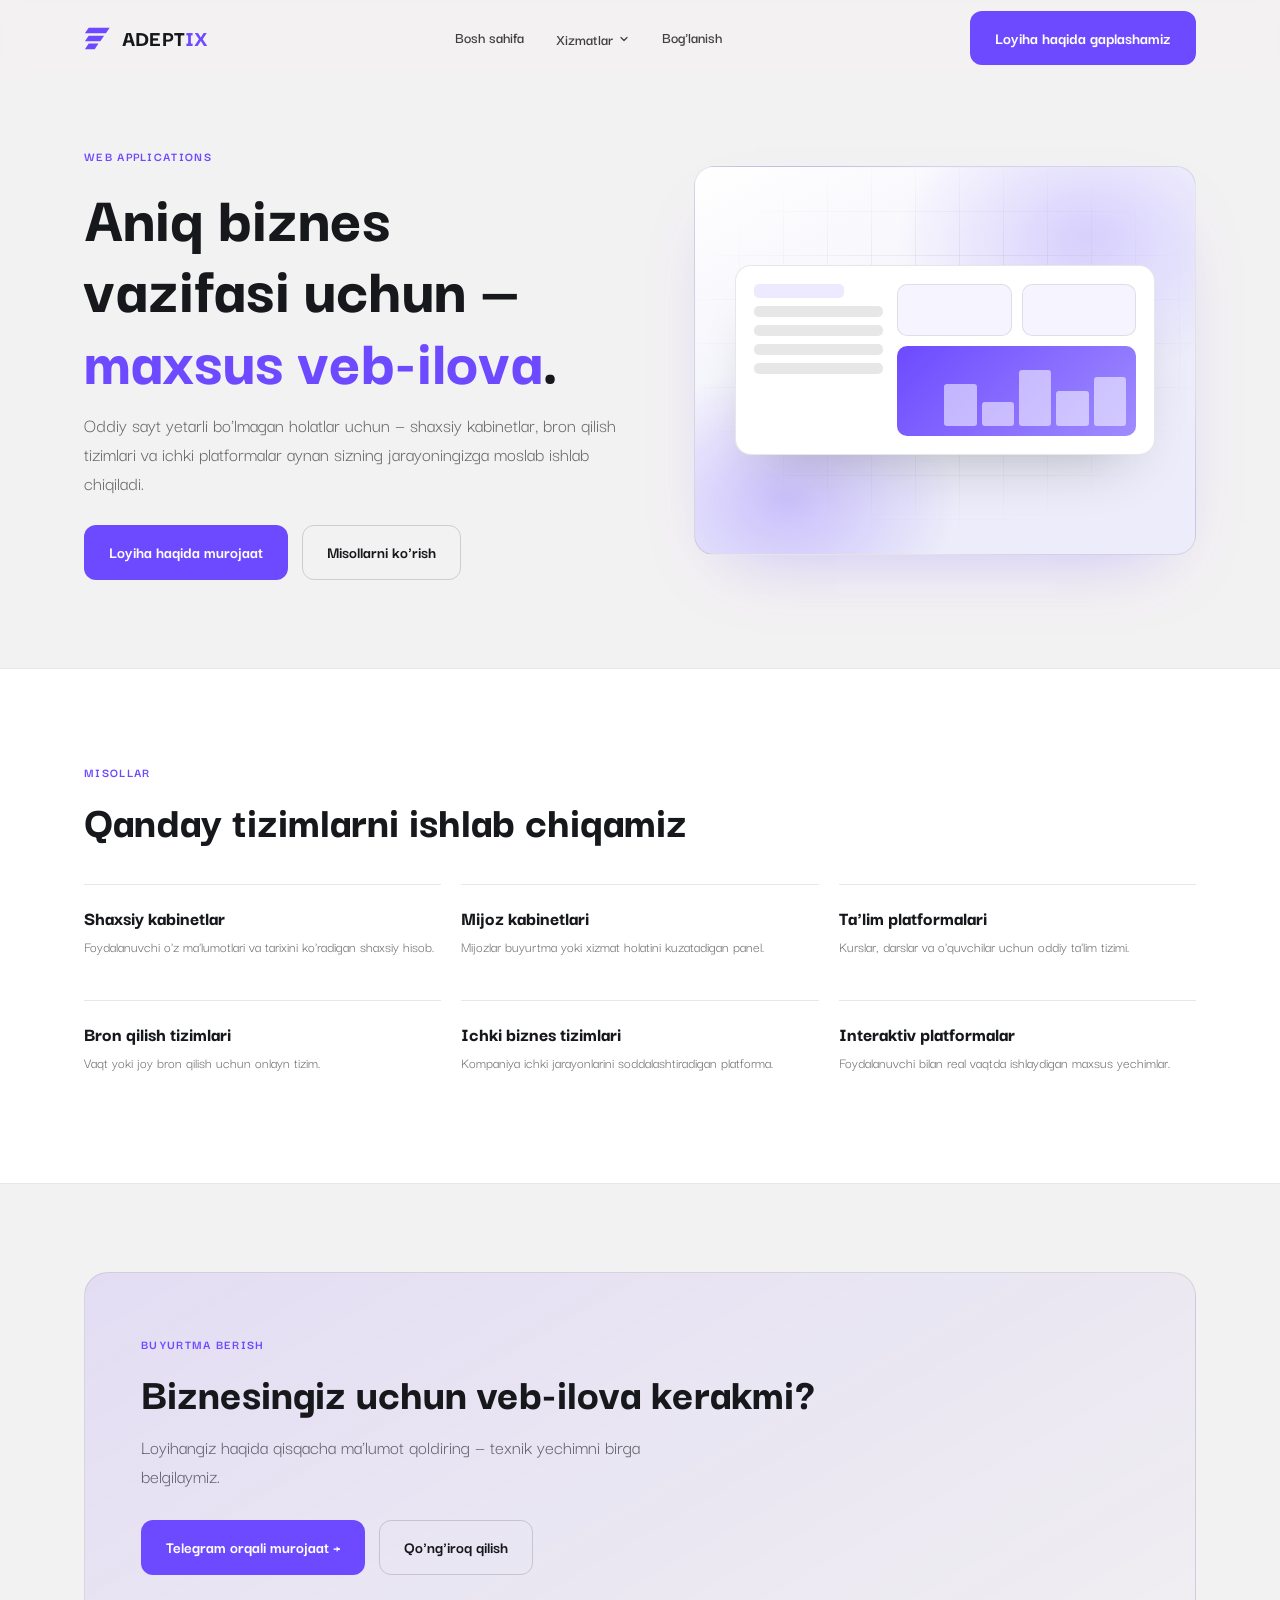
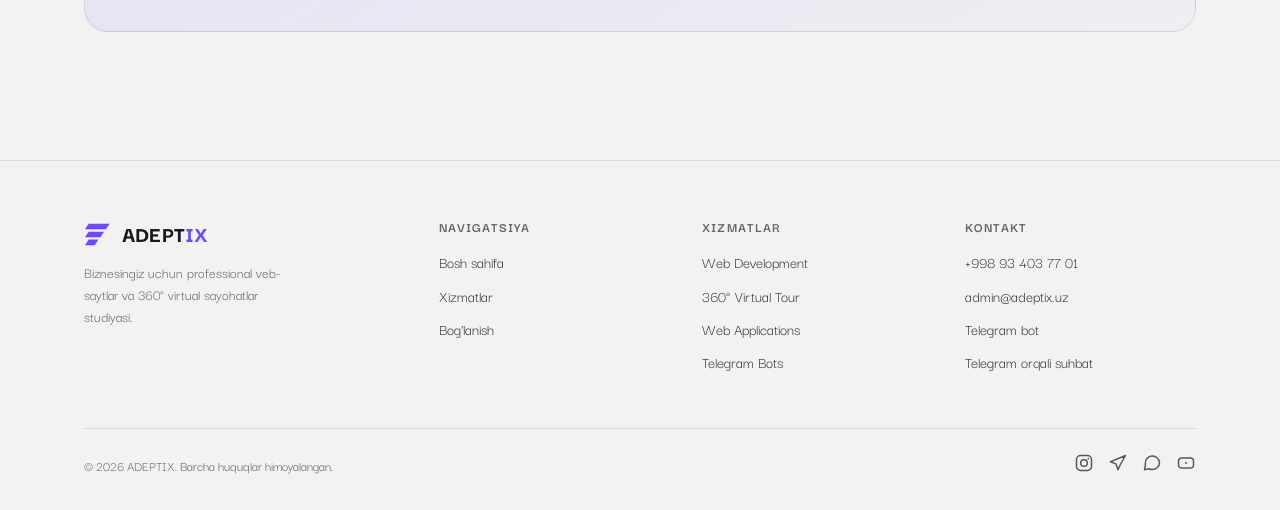
<file: veb-ilova.html>
<!DOCTYPE html>
<html lang="uz">
<head>
<meta charset="UTF-8">
<meta name="viewport" content="width=device-width, initial-scale=1.0">
<title>Veb-ilova yaratish — ADEPTIX</title>
<meta name="description" content="ADEPTIX'dan maxsus veb-ilovalar: shaxsiy kabinetlar, mijoz kabinetlari, bron qilish tizimlari, ta'lim platformalari va ichki biznes tizimlari.">
<link rel="canonical" href="https://adeptix.uz/veb-ilova.html">
<meta name="robots" content="index, follow">

<meta property="og:type" content="website">
<meta property="og:site_name" content="ADEPTIX">
<meta property="og:title" content="Veb-ilova yaratish — ADEPTIX">
<meta property="og:description" content="Aniq biznes ehtiyojlari uchun mo'ljallangan shaxsiy kabinetlar, bron qilish tizimlari va ichki platformalar.">
<meta property="og:url" content="https://adeptix.uz/veb-ilova.html">
<meta property="og:locale" content="uz_UZ">
<meta name="twitter:card" content="summary">

<link rel="icon" type="image/svg+xml" href="favicon.svg">
<link rel="stylesheet" href="assets/css/style.css">

<script type="application/ld+json">
{
  "@context": "https://schema.org",
  "@type": "Service",
  "serviceType": "Web Application Development",
  "provider": { "@type": "Organization", "name": "ADEPTIX", "url": "https://adeptix.uz/" },
  "areaServed": "UZ",
  "name": "Veb-ilova yaratish",
  "description": "Shaxsiy kabinetlar, mijoz kabinetlari, ta'lim platformalari, bron qilish tizimlari va ichki biznes tizimlari uchun maxsus veb-ilovalar ishlab chiqish xizmati."
}
</script>
</head>
<body>

<header class="site-header">
  <div class="container">
    <a href="index.html" class="brand">
      <img src="assets/img/logo-primary.svg" alt="ADEPTIX">
      <span>ADEPT<b>IX</b></span>
    </a>
    <nav class="main-nav" id="main-nav">
      <a href="index.html">Bosh sahifa</a>
      <div class="nav-item">
        <button class="nav-drop-toggle" type="button" aria-expanded="false" aria-haspopup="true">
          Xizmatlar
          <svg width="12" height="12" viewBox="0 0 24 24" fill="none" stroke="currentColor" stroke-width="2.4" stroke-linecap="round" stroke-linejoin="round"><path d="M6 9l6 6 6-6"/></svg>
        </button>
        <div class="dropdown-menu">
          <a href="veb-sayt-yaratish.html">Web Development</a>
          <a href="360-virtual-tur.html">360° Virtual Tour</a>
          <a href="veb-ilova.html">Web Applications</a>
          <a href="telegram-bot.html">Telegram Bots</a>
        </div>
      </div>
      <a href="index.html#boglanish">Bog'lanish</a>
    </nav>
    <div class="header-actions">
      <a class="btn btn-primary" href="https://t.me/adeptix_bot" target="_blank" rel="noopener">Loyiha haqida gaplashamiz</a>
      <button class="nav-toggle" id="nav-toggle" aria-label="Menyu" aria-expanded="false" aria-controls="main-nav">
        <svg width="24" height="24" viewBox="0 0 24 24" fill="none" stroke="currentColor" stroke-width="2" stroke-linecap="round"><path d="M3 6h18M3 12h18M3 18h18"/></svg>
      </button>
    </div>
  </div>
</header>

<main>

  <!-- HERO -->
  <section class="hero">
    <div class="container">
      <div class="hero-copy">
        <p class="eyebrow">Web Applications</p>
        <h1>Aniq biznes vazifasi uchun — <em>maxsus veb-ilova</em>.</h1>
        <p class="lede">Oddiy sayt yetarli bo'lmagan holatlar uchun — shaxsiy kabinetlar, bron qilish tizimlari va ichki platformalar aynan sizning jarayoningizga moslab ishlab chiqiladi.</p>
        <div class="cta-row">
          <a class="btn btn-primary" href="https://t.me/adeptix_bot" target="_blank" rel="noopener">Loyiha haqida murojaat</a>
          <a class="btn btn-outline" href="#misollar">Misollarni ko'rish</a>
        </div>
      </div>
      <div class="hero-visual" aria-hidden="true">
        <div style="position:absolute; inset:0; display:flex; align-items:center; justify-content:center; padding:8%;">
          <div class="mock-dashboard">
            <div class="mock-dashboard__side">
              <span></span><span></span><span></span><span></span><span></span>
            </div>
            <div class="mock-dashboard__main">
              <div class="mock-dashboard__cards"><div></div><div></div></div>
              <div class="mock-dashboard__chart"><span></span><span style="height:60%"></span><span style="height:35%"></span><span style="height:80%"></span><span style="height:50%"></span><span style="height:70%"></span></div>
            </div>
          </div>
        </div>
      </div>
    </div>
  </section>

  <!-- EXAMPLES -->
  <section class="section" id="misollar" style="background:var(--paper); border-top:1px solid var(--line); border-bottom:1px solid var(--line);">
    <div class="container">
      <p class="eyebrow">Misollar</p>
      <h2>Qanday tizimlarni ishlab chiqamiz</h2>
      <div class="why-grid">
        <div class="why-item"><h3>Shaxsiy kabinetlar</h3><p>Foydalanuvchi o'z ma'lumotlari va tarixini ko'radigan shaxsiy hisob.</p></div>
        <div class="why-item"><h3>Mijoz kabinetlari</h3><p>Mijozlar buyurtma yoki xizmat holatini kuzatadigan panel.</p></div>
        <div class="why-item"><h3>Ta'lim platformalari</h3><p>Kurslar, darslar va o'quvchilar uchun oddiy ta'lim tizimi.</p></div>
        <div class="why-item"><h3>Bron qilish tizimlari</h3><p>Vaqt yoki joy bron qilish uchun onlayn tizim.</p></div>
        <div class="why-item"><h3>Ichki biznes tizimlari</h3><p>Kompaniya ichki jarayonlarini soddalashtiradigan platforma.</p></div>
        <div class="why-item"><h3>Interaktiv platformalar</h3><p>Foydalanuvchi bilan real vaqtda ishlaydigan maxsus yechimlar.</p></div>
      </div>
    </div>
  </section>

  <!-- CONTACT -->
  <section class="section" id="boglanish">
    <div class="container">
      <div class="contact-panel">
        <p class="eyebrow">Buyurtma berish</p>
        <h2>Biznesingiz uchun veb-ilova kerakmi?</h2>
        <p class="lede">Loyihangiz haqida qisqacha ma'lumot qoldiring — texnik yechimni birga belgilaymiz.</p>
        <div class="contact-methods">
          <a class="btn btn-primary" href="https://t.me/adeptix_bot" target="_blank" rel="noopener">Telegram orqali murojaat →</a>
          <a class="btn btn-outline" href="tel:+998934037701">Qo'ng'iroq qilish</a>
        </div>
      </div>
    </div>
  </section>

</main>

<footer class="site-footer">
  <div class="container">
    <div class="footer-top">
      <div class="footer-brand">
        <a href="index.html" class="brand">
          <img src="assets/img/logo-primary.svg" alt="ADEPTIX">
          <span>ADEPT<b>IX</b></span>
        </a>
        <p>Biznesingiz uchun professional veb-saytlar va 360° virtual sayohatlar studiyasi.</p>
      </div>
      <div class="footer-col">
        <h4>Navigatsiya</h4>
        <a href="index.html">Bosh sahifa</a>
        <a href="index.html#xizmatlar">Xizmatlar</a>
        <a href="index.html#boglanish">Bog'lanish</a>
      </div>
      <div class="footer-col">
        <h4>Xizmatlar</h4>
        <a href="veb-sayt-yaratish.html">Web Development</a>
        <a href="360-virtual-tur.html">360° Virtual Tour</a>
        <a href="veb-ilova.html">Web Applications</a>
        <a href="telegram-bot.html">Telegram Bots</a>
      </div>
      <div class="footer-col">
        <h4>Kontakt</h4>
        <a href="tel:+998934037701">+998 93 403 77 01</a>
        <a href="mailto:admin@adeptix.uz">admin@adeptix.uz</a>
        <a href="https://t.me/adeptix_bot" target="_blank" rel="noopener">Telegram bot</a>
        <a href="https://t.me/adeptix_admin" target="_blank" rel="noopener">Telegram orqali suhbat</a>
      </div>
    </div>
    <div class="footer-bottom">
      <span>© <span id="year"></span> ADEPTIX. Barcha huquqlar himoyalangan.</span>
      <div class="socials">
        <a href="https://www.instagram.com/adeptix_uz/" target="_blank" rel="noopener" aria-label="Instagram">
          <svg width="20" height="20" viewBox="0 0 24 24" fill="none" stroke="currentColor" stroke-width="1.8"><rect x="3" y="3" width="18" height="18" rx="5"/><circle cx="12" cy="12" r="4"/><circle cx="17.2" cy="6.8" r="1" fill="currentColor" stroke="none"/></svg>
        </a>
        <a href="https://t.me/adeptix_uz" target="_blank" rel="noopener" aria-label="Telegram kanal">
          <svg width="20" height="20" viewBox="0 0 24 24" fill="none" stroke="currentColor" stroke-width="1.8"><path d="M21 3 3 10.5l6.5 2.5L12 20l3-6.5L21 3Z" stroke-linejoin="round"/></svg>
        </a>
        <a href="https://t.me/adeptix_admin" target="_blank" rel="noopener" aria-label="Telegram orqali bevosita suhbat">
          <svg width="20" height="20" viewBox="0 0 24 24" fill="none" stroke="currentColor" stroke-width="1.8"><path d="M21 11.5a8.38 8.38 0 0 1-8.5 8.4 8.5 8.5 0 0 1-4-1L3 20l1.1-5.5A8.38 8.38 0 0 1 4 12.6 8.4 8.4 0 1 1 21 11.5Z" stroke-linejoin="round"/></svg>
        </a>
        <a href="https://www.youtube.com/@adeptix_uz" target="_blank" rel="noopener" aria-label="YouTube">
          <svg width="20" height="20" viewBox="0 0 24 24" fill="none" stroke="currentColor" stroke-width="1.8"><rect x="3" y="6" width="18" height="12" rx="4"/><path d="M11 10.5v3l3-1.5Z" fill="currentColor" stroke="none"/></svg>
        </a>
      </div>
    </div>
  </div>
</footer>

<script src="assets/js/main.js"></script>
<script>document.getElementById('year').textContent = new Date().getFullYear();</script>
</body>
</html>
</file>
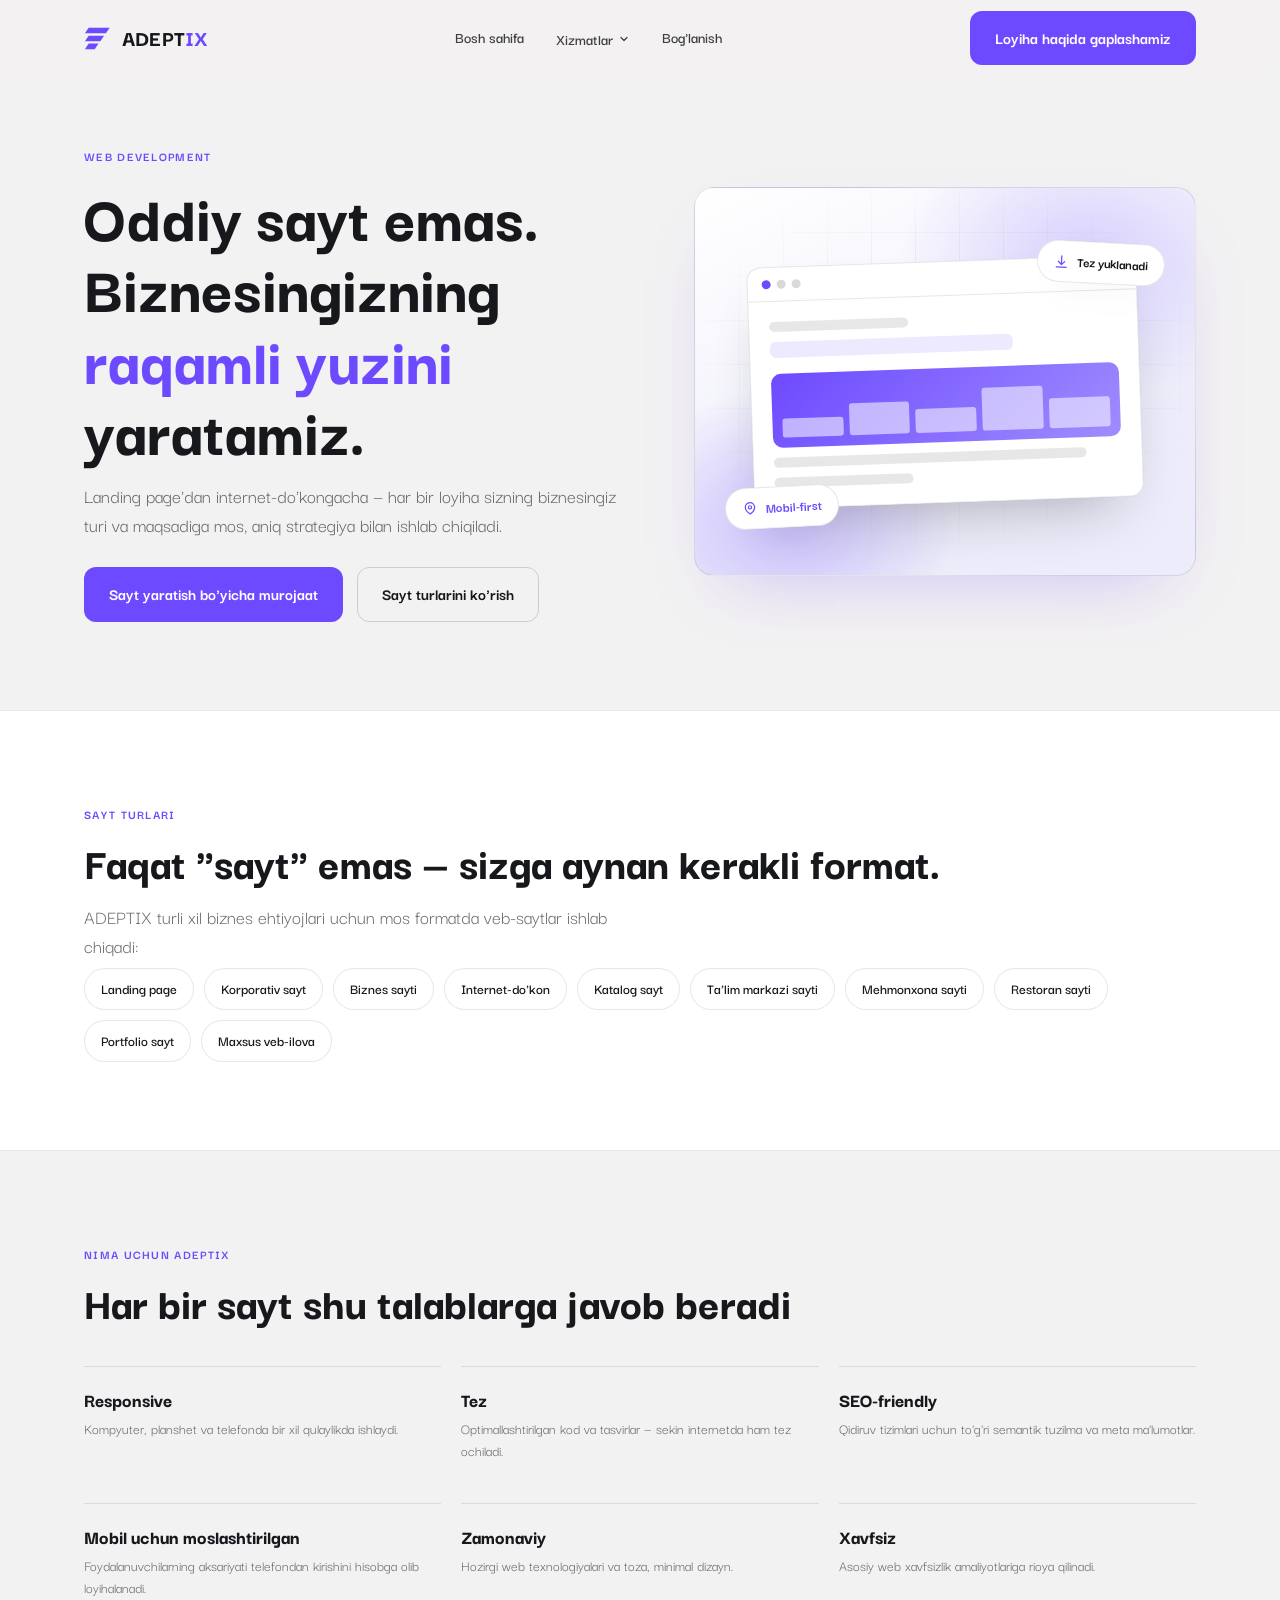
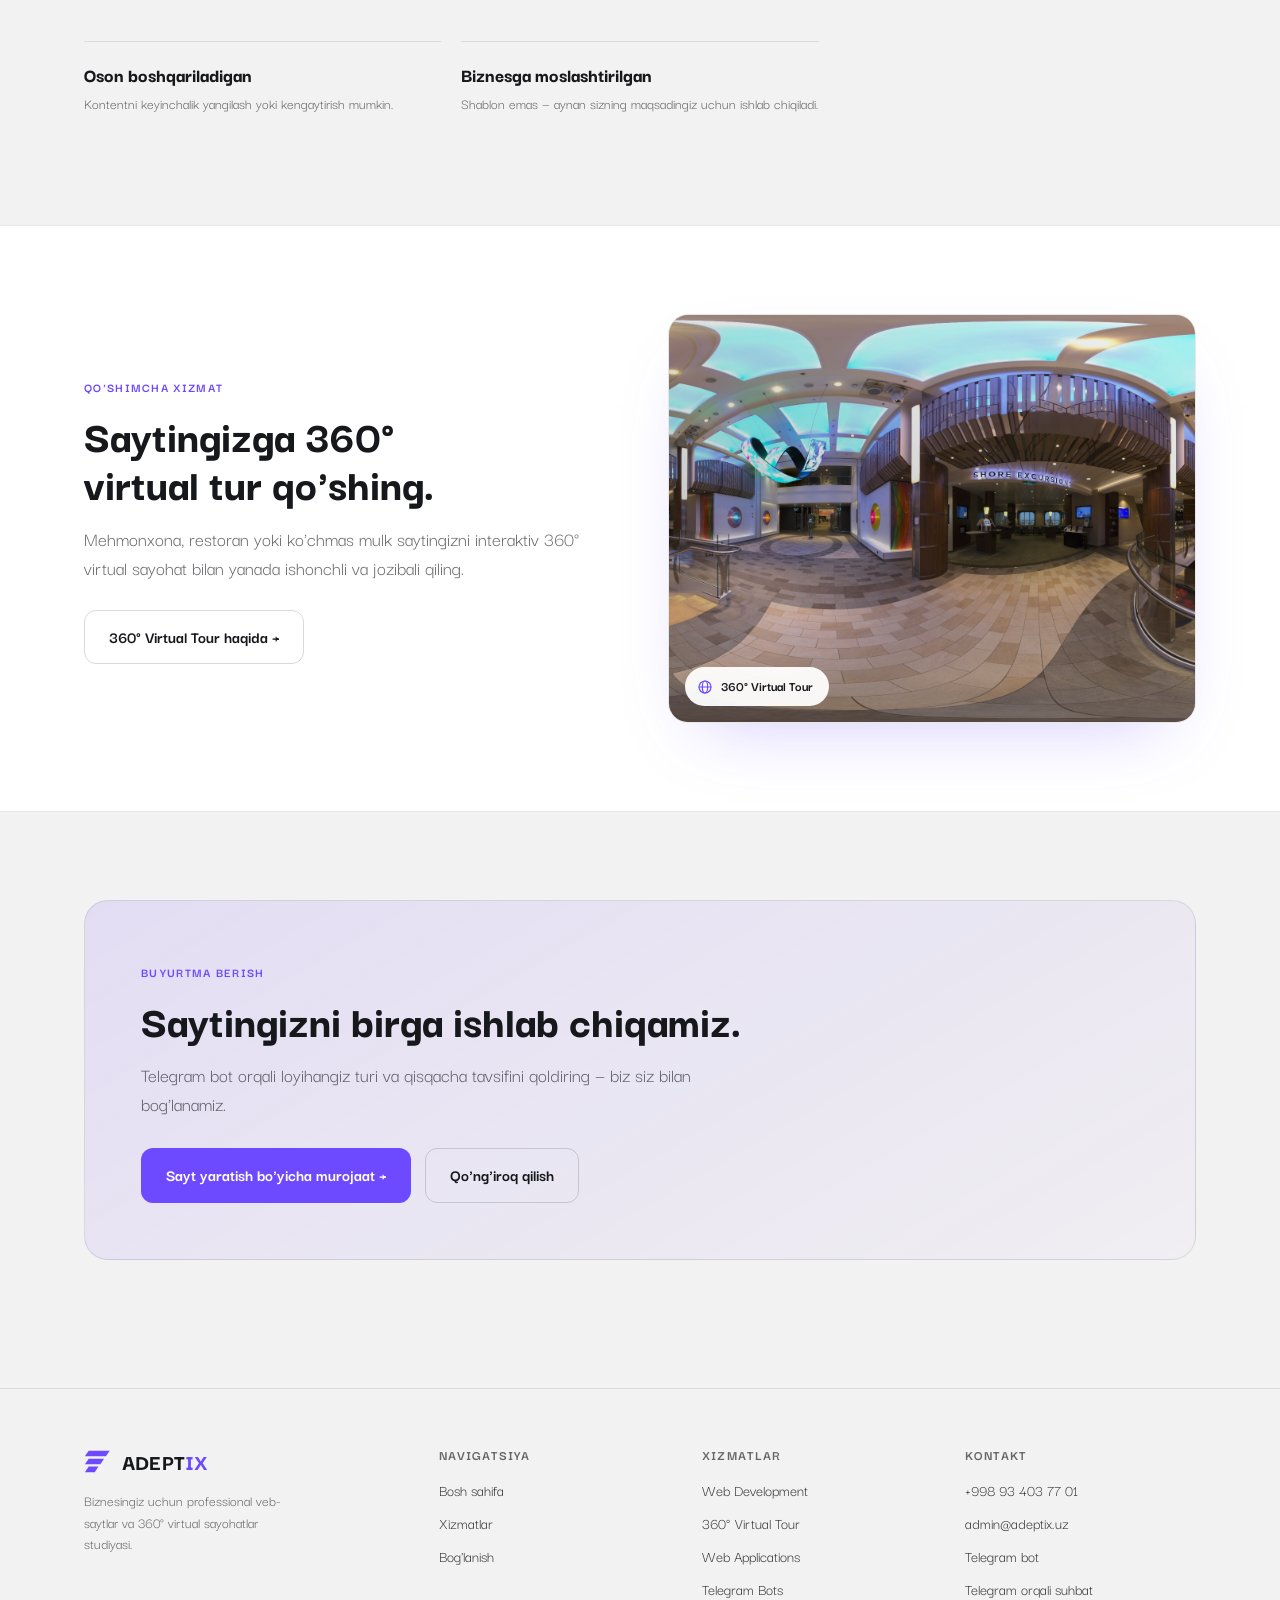
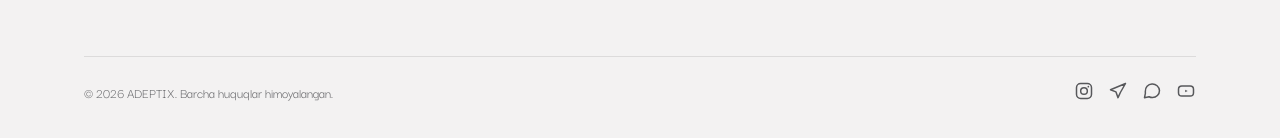
<file: veb-sayt-yaratish.html>
<!DOCTYPE html>
<html lang="uz">
<head>
<meta charset="UTF-8">
<meta name="viewport" content="width=device-width, initial-scale=1.0">
<title>Veb-sayt yaratish — Landing, Korporativ, Internet-do'kon | ADEPTIX</title>
<meta name="description" content="ADEPTIX'dan professional veb-sayt yaratish xizmati: landing page, korporativ sayt, internet-do'kon, katalog sayt va boshqa turdagi biznes saytlari. Tez, xavfsiz, mobil uchun moslashtirilgan.">
<link rel="canonical" href="https://adeptix.uz/veb-sayt-yaratish.html">
<meta name="robots" content="index, follow">

<meta property="og:type" content="website">
<meta property="og:site_name" content="ADEPTIX">
<meta property="og:title" content="Veb-sayt yaratish — ADEPTIX">
<meta property="og:description" content="Landing page, korporativ sayt, internet-do'kon va boshqa turdagi professional veb-saytlar — biznesingiz atrofida ishlab chiqiladi.">
<meta property="og:url" content="https://adeptix.uz/veb-sayt-yaratish.html">
<meta property="og:locale" content="uz_UZ">
<meta name="twitter:card" content="summary">

<link rel="icon" type="image/svg+xml" href="favicon.svg">
<link rel="stylesheet" href="assets/css/style.css">

<script type="application/ld+json">
{
  "@context": "https://schema.org",
  "@type": "Service",
  "serviceType": "Web Development",
  "provider": { "@type": "Organization", "name": "ADEPTIX", "url": "https://adeptix.uz/" },
  "areaServed": "UZ",
  "name": "Veb-sayt yaratish",
  "description": "Landing page, korporativ sayt, internet-do'kon, katalog sayt va boshqa turdagi professional, responsive va SEO-friendly veb-saytlar ishlab chiqish xizmati."
}
</script>
</head>
<body>

<header class="site-header">
  <div class="container">
    <a href="index.html" class="brand">
      <img src="assets/img/logo-primary.svg" alt="ADEPTIX">
      <span>ADEPT<b>IX</b></span>
    </a>
    <nav class="main-nav" id="main-nav">
      <a href="index.html">Bosh sahifa</a>
      <div class="nav-item">
        <button class="nav-drop-toggle" type="button" aria-expanded="false" aria-haspopup="true">
          Xizmatlar
          <svg width="12" height="12" viewBox="0 0 24 24" fill="none" stroke="currentColor" stroke-width="2.4" stroke-linecap="round" stroke-linejoin="round"><path d="M6 9l6 6 6-6"/></svg>
        </button>
        <div class="dropdown-menu">
          <a href="veb-sayt-yaratish.html">Web Development</a>
          <a href="360-virtual-tur.html">360° Virtual Tour</a>
          <a href="veb-ilova.html">Web Applications</a>
          <a href="telegram-bot.html">Telegram Bots</a>
        </div>
      </div>
      <a href="index.html#boglanish">Bog'lanish</a>
    </nav>
    <div class="header-actions">
      <a class="btn btn-primary" href="https://t.me/adeptix_bot" target="_blank" rel="noopener">Loyiha haqida gaplashamiz</a>
      <button class="nav-toggle" id="nav-toggle" aria-label="Menyu" aria-expanded="false" aria-controls="main-nav">
        <svg width="24" height="24" viewBox="0 0 24 24" fill="none" stroke="currentColor" stroke-width="2" stroke-linecap="round"><path d="M3 6h18M3 12h18M3 18h18"/></svg>
      </button>
    </div>
  </div>
</header>

<main>

  <!-- HERO -->
  <section class="hero">
    <div class="container">
      <div class="hero-copy">
        <p class="eyebrow">Web Development</p>
        <h1>Oddiy sayt emas. Biznesingizning <em>raqamli yuzini</em> yaratamiz.</h1>
        <p class="lede">Landing page'dan internet-do'kongacha — har bir loyiha sizning biznesingiz turi va maqsadiga mos, aniq strategiya bilan ishlab chiqiladi.</p>
        <div class="cta-row">
          <a class="btn btn-primary" href="https://t.me/adeptix_bot" target="_blank" rel="noopener">Sayt yaratish bo'yicha murojaat</a>
          <a class="btn btn-outline" href="#turlar">Sayt turlarini ko'rish</a>
        </div>
      </div>
      <div class="hero-visual" aria-hidden="true">
        <div class="mock-browser">
          <div class="mock-browser__bar"><span></span><span></span><span></span></div>
          <div class="mock-browser__body">
            <div class="mock-line w-40"></div>
            <div class="mock-line w-70"></div>
            <div class="mock-block"><span></span><span></span><span></span><span></span><span></span></div>
            <div class="mock-line w-90"></div>
            <div class="mock-line w-40"></div>
          </div>
        </div>
        <div class="mock-badge mock-badge--360" style="color:var(--purple);">
          <svg width="16" height="16" viewBox="0 0 24 24" fill="none" stroke="currentColor" stroke-width="1.8"><path d="M12 20s7-4.35 7-10a7 7 0 0 0-14 0c0 5.65 7 10 7 10Z"/><circle cx="12" cy="10" r="2.4"/></svg>
          Mobil-first
        </div>
        <div class="mock-badge mock-badge--chat">
          <svg width="15" height="15" viewBox="0 0 24 24" fill="none" stroke="var(--purple)" stroke-width="2" stroke-linecap="round"><path d="M12 3v14m0 0-5-5m5 5 5-5"/><path d="M4 21h16"/></svg>
          Tez yuklanadi
        </div>
      </div>
    </div>
  </section>

  <!-- WEBSITE TYPES -->
  <section class="section" id="turlar" style="background:var(--paper); border-top:1px solid var(--line); border-bottom:1px solid var(--line);">
    <div class="container">
      <p class="eyebrow">Sayt turlari</p>
      <h2>Faqat "sayt" emas — sizga aynan kerakli format.</h2>
      <p class="lede">ADEPTIX turli xil biznes ehtiyojlari uchun mos formatda veb-saytlar ishlab chiqadi:</p>
      <div class="chips">
        <span class="chip">Landing page</span>
        <span class="chip">Korporativ sayt</span>
        <span class="chip">Biznes sayti</span>
        <span class="chip">Internet-do'kon</span>
        <span class="chip">Katalog sayt</span>
        <span class="chip">Ta'lim markazi sayti</span>
        <span class="chip">Mehmonxona sayti</span>
        <span class="chip">Restoran sayti</span>
        <span class="chip">Portfolio sayt</span>
        <span class="chip">Maxsus veb-ilova</span>
      </div>
    </div>
  </section>

  <!-- FEATURES -->
  <section class="section">
    <div class="container">
      <p class="eyebrow">Nima uchun ADEPTIX</p>
      <h2>Har bir sayt shu talablarga javob beradi</h2>
      <div class="why-grid">
        <div class="why-item"><h3>Responsive</h3><p>Kompyuter, planshet va telefonda bir xil qulaylikda ishlaydi.</p></div>
        <div class="why-item"><h3>Tez</h3><p>Optimallashtirilgan kod va tasvirlar — sekin internetda ham tez ochiladi.</p></div>
        <div class="why-item"><h3>SEO-friendly</h3><p>Qidiruv tizimlari uchun to'g'ri semantik tuzilma va meta ma'lumotlar.</p></div>
        <div class="why-item"><h3>Mobil uchun moslashtirilgan</h3><p>Foydalanuvchilarning aksariyati telefondan kirishini hisobga olib loyihalanadi.</p></div>
        <div class="why-item"><h3>Zamonaviy</h3><p>Hozirgi web texnologiyalari va toza, minimal dizayn.</p></div>
        <div class="why-item"><h3>Xavfsiz</h3><p>Asosiy web xavfsizlik amaliyotlariga rioya qilinadi.</p></div>
        <div class="why-item"><h3>Oson boshqariladigan</h3><p>Kontentni keyinchalik yangilash yoki kengaytirish mumkin.</p></div>
        <div class="why-item"><h3>Biznesga moslashtirilgan</h3><p>Shablon emas — aynan sizning maqsadingiz uchun ishlab chiqiladi.</p></div>
      </div>
    </div>
  </section>

  <!-- CROSS-LINK -->
  <section class="section" style="background:var(--paper); border-top:1px solid var(--line); border-bottom:1px solid var(--line);">
    <div class="container split">
      <div>
        <p class="eyebrow">Qo'shimcha xizmat</p>
        <h2>Saytingizga 360° virtual tur qo'shing.</h2>
        <p class="lede">Mehmonxona, restoran yoki ko'chmas mulk saytingizni interaktiv 360° virtual sayohat bilan yanada ishonchli va jozibali qiling.</p>
        <div class="cta-row">
          <a class="btn btn-outline" href="360-virtual-tur.html">360° Virtual Tour haqida →</a>
        </div>
      </div>
      <a class="visual-360" href="360-virtual-tur.html" aria-label="360° virtual tur namunasi">
        <img src="assets/img/demo-360.jpg" alt="360° virtual tur namunasi" loading="lazy">
        <span class="visual-360__badge">
          <svg width="16" height="16" viewBox="0 0 24 24" fill="none" stroke="currentColor" stroke-width="1.8"><circle cx="12" cy="12" r="9"/><ellipse cx="12" cy="12" rx="4" ry="9"/><path d="M3 12h18" stroke-linecap="round"/></svg>
          360° Virtual Tour
        </span>
      </a>
    </div>
  </section>

  <!-- CONTACT -->
  <section class="section" id="boglanish">
    <div class="container">
      <div class="contact-panel">
        <p class="eyebrow">Buyurtma berish</p>
        <h2>Saytingizni birga ishlab chiqamiz.</h2>
        <p class="lede">Telegram bot orqali loyihangiz turi va qisqacha tavsifini qoldiring — biz siz bilan bog'lanamiz.</p>
        <div class="contact-methods">
          <a class="btn btn-primary" href="https://t.me/adeptix_bot" target="_blank" rel="noopener">Sayt yaratish bo'yicha murojaat →</a>
          <a class="btn btn-outline" href="tel:+998934037701">Qo'ng'iroq qilish</a>
        </div>
      </div>
    </div>
  </section>

</main>

<footer class="site-footer">
  <div class="container">
    <div class="footer-top">
      <div class="footer-brand">
        <a href="index.html" class="brand">
          <img src="assets/img/logo-primary.svg" alt="ADEPTIX">
          <span>ADEPT<b>IX</b></span>
        </a>
        <p>Biznesingiz uchun professional veb-saytlar va 360° virtual sayohatlar studiyasi.</p>
      </div>
      <div class="footer-col">
        <h4>Navigatsiya</h4>
        <a href="index.html">Bosh sahifa</a>
        <a href="index.html#xizmatlar">Xizmatlar</a>
        <a href="index.html#boglanish">Bog'lanish</a>
      </div>
      <div class="footer-col">
        <h4>Xizmatlar</h4>
        <a href="veb-sayt-yaratish.html">Web Development</a>
        <a href="360-virtual-tur.html">360° Virtual Tour</a>
        <a href="veb-ilova.html">Web Applications</a>
        <a href="telegram-bot.html">Telegram Bots</a>
      </div>
      <div class="footer-col">
        <h4>Kontakt</h4>
        <a href="tel:+998934037701">+998 93 403 77 01</a>
        <a href="mailto:admin@adeptix.uz">admin@adeptix.uz</a>
        <a href="https://t.me/adeptix_bot" target="_blank" rel="noopener">Telegram bot</a>
        <a href="https://t.me/adeptix_admin" target="_blank" rel="noopener">Telegram orqali suhbat</a>
      </div>
    </div>
    <div class="footer-bottom">
      <span>© <span id="year"></span> ADEPTIX. Barcha huquqlar himoyalangan.</span>
      <div class="socials">
        <a href="https://www.instagram.com/adeptix_uz/" target="_blank" rel="noopener" aria-label="Instagram">
          <svg width="20" height="20" viewBox="0 0 24 24" fill="none" stroke="currentColor" stroke-width="1.8"><rect x="3" y="3" width="18" height="18" rx="5"/><circle cx="12" cy="12" r="4"/><circle cx="17.2" cy="6.8" r="1" fill="currentColor" stroke="none"/></svg>
        </a>
        <a href="https://t.me/adeptix_uz" target="_blank" rel="noopener" aria-label="Telegram kanal">
          <svg width="20" height="20" viewBox="0 0 24 24" fill="none" stroke="currentColor" stroke-width="1.8"><path d="M21 3 3 10.5l6.5 2.5L12 20l3-6.5L21 3Z" stroke-linejoin="round"/></svg>
        </a>
        <a href="https://t.me/adeptix_admin" target="_blank" rel="noopener" aria-label="Telegram orqali bevosita suhbat">
          <svg width="20" height="20" viewBox="0 0 24 24" fill="none" stroke="currentColor" stroke-width="1.8"><path d="M21 11.5a8.38 8.38 0 0 1-8.5 8.4 8.5 8.5 0 0 1-4-1L3 20l1.1-5.5A8.38 8.38 0 0 1 4 12.6 8.4 8.4 0 1 1 21 11.5Z" stroke-linejoin="round"/></svg>
        </a>
        <a href="https://www.youtube.com/@adeptix_uz" target="_blank" rel="noopener" aria-label="YouTube">
          <svg width="20" height="20" viewBox="0 0 24 24" fill="none" stroke="currentColor" stroke-width="1.8"><rect x="3" y="6" width="18" height="12" rx="4"/><path d="M11 10.5v3l3-1.5Z" fill="currentColor" stroke="none"/></svg>
        </a>
      </div>
    </div>
  </div>
</footer>

<script src="assets/js/main.js"></script>
<script>document.getElementById('year').textContent = new Date().getFullYear();</script>
</body>
</html>
</file>
<file: assets/css/style.css>
/* ADEPTIX — shared stylesheet. Light mode, brand palette only (#6D4AFF / #A08CFF / #16181C / #F3F2F2). */

@import url('https://fonts.googleapis.com/css2?family=Darker+Grotesque:wght@400;500;600;700;800&display=swap');

:root{
  --purple:#6d4aff;
  --purple-light:#a08cff;
  --purple-wash: rgba(109,74,255,0.06);
  --purple-wash-2: rgba(109,74,255,0.12);
  --ink:#16181c;
  --paper:#ffffff;
  --canvas:#f3f2f2;
  --line: rgba(22,24,28,0.10);
  --line-strong: rgba(22,24,28,0.16);
  --muted: rgba(22,24,28,0.64);
  --radius:16px;
  --container:1160px;
}

*, *::before, *::after{ box-sizing:border-box; }

html{ scroll-behavior:smooth; }
@media (prefers-reduced-motion: reduce){ html{ scroll-behavior:auto; } }

body{
  margin:0;
  background:var(--canvas);
  color:var(--ink);
  font-family:"Darker Grotesque","Helvetica Neue",Arial,sans-serif;
  -webkit-font-smoothing:antialiased;
  line-height:1.45;
  font-size:18px;
}

img{ max-width:100%; display:block; }

a{ color:var(--purple); }

h1,h2,h3{ font-weight:800; line-height:1.05; margin:0 0 16px; text-wrap:balance; }
h1{ font-size:clamp(42px,6.4vw,68px); }
h2{ font-size:clamp(32px,4.4vw,46px); }
h3{ font-size:24px; margin-bottom:8px; }

p{ margin:0 0 16px; }

.container{ max-width:var(--container); margin:0 auto; padding:0 24px; }

.eyebrow{
  display:inline-flex; align-items:center; gap:8px;
  font-size:13px; font-weight:700; letter-spacing:0.1em; text-transform:uppercase;
  color:var(--purple);
  margin-bottom:14px;
}

.section{ padding:88px 0; }
.section--tight{ padding:56px 0; }
@media (max-width:760px){
  .section{ padding:56px 0; }
}

.lede{ font-size:20px; color:var(--muted); max-width:56ch; margin:0 0 8px; }

/* Buttons */
.btn{
  display:inline-flex; align-items:center; gap:8px;
  font-weight:700; font-size:17px;
  padding:14px 24px; border-radius:12px;
  text-decoration:none; cursor:pointer; border:1.5px solid transparent;
  transition:background .15s ease, color .15s ease, transform .15s ease, border-color .15s ease;
}
.btn-primary{ background:var(--purple); color:#fff; }
.btn-primary:hover{ background:#5b3ce6; transform:translateY(-1px); }
.btn-outline{ background:transparent; color:var(--ink); border-color:var(--line-strong); }
.btn-outline:hover{ border-color:var(--purple); color:var(--purple); }
.btn:focus-visible{ outline:2px solid var(--purple); outline-offset:3px; }

.cta-row{ display:flex; flex-wrap:wrap; gap:14px; margin-top:28px; }

/* Header */
.site-header{
  position:sticky; top:0; z-index:50;
  border-bottom:1px solid transparent;
  transition:border-color .2s ease, box-shadow .2s ease;
}
/* Blur layer lives on its own pseudo-element (behind everything, z-index:-1) rather than
   directly on the sticky header — combining backdrop-filter with position:sticky on the
   same element causes Chromium to mis-order paint of fixed descendants (the mobile nav
   dropdown) against later same-stacking-level content (the hero visual). */
.site-header::before{
  content:''; position:absolute; inset:0; z-index:-1;
  background:rgba(243,242,242,0.86);
  backdrop-filter:blur(10px);
}
.site-header.is-scrolled{
  border-bottom-color:var(--line);
  box-shadow:0 8px 24px -20px rgba(22,24,28,0.4);
}
.site-header .container{
  display:flex; align-items:center; justify-content:space-between;
  height:76px; gap:20px;
}
.brand{ display:flex; align-items:center; gap:10px; text-decoration:none; color:var(--ink); flex:none; }
.brand img{ width:28px; height:28px; }
.brand span{ font-weight:800; font-size:23px; letter-spacing:0.01em; }
.brand span b{ color:var(--purple); font-weight:800; }

.main-nav{ display:flex; align-items:center; gap:32px; }
.main-nav a{
  color:var(--ink); text-decoration:none; font-weight:600; font-size:16px;
  opacity:0.82; transition:opacity .15s ease, color .15s ease;
}
.main-nav a:hover{ opacity:1; color:var(--purple); }

/* Services dropdown */
.nav-item{ position:relative; }
.nav-drop-toggle{
  display:inline-flex; align-items:center; gap:5px;
  background:none; border:none; padding:0; margin:0; cursor:pointer;
  font-family:inherit; color:var(--ink); font-weight:600; font-size:16px;
  opacity:0.82; transition:opacity .15s ease, color .15s ease;
}
.nav-drop-toggle:hover{ opacity:1; color:var(--purple); }
.nav-drop-toggle svg{ transition:transform .15s ease; }
.nav-item.is-open .nav-drop-toggle svg{ transform:rotate(180deg); }
.dropdown-menu{
  position:absolute; top:calc(100% + 16px); left:50%; transform:translate(-50%,6px);
  min-width:230px; background:var(--paper); border:1px solid var(--line); border-radius:14px;
  padding:8px; box-shadow:0 24px 48px -26px rgba(22,24,28,0.35);
  opacity:0; visibility:hidden; transition:opacity .15s ease, transform .15s ease, visibility .15s ease;
  z-index:60;
}
.nav-item:hover .dropdown-menu,
.nav-item.is-open .dropdown-menu{ opacity:1; visibility:visible; transform:translate(-50%,0); }
.dropdown-menu a{
  display:block; padding:10px 12px; border-radius:9px; font-size:15px; font-weight:600;
  color:var(--ink); text-decoration:none; opacity:1;
}
.dropdown-menu a:hover{ background:var(--purple-wash); color:var(--purple); }

.header-actions{ display:flex; align-items:center; gap:14px; }
.nav-toggle{
  display:none; background:none; border:none; cursor:pointer; padding:6px;
  color:var(--ink);
}

@media (max-width:900px){
  .main-nav{
    position:fixed; inset:76px 0 0 0; z-index:49;
    background:var(--canvas);
    flex-direction:column; align-items:flex-start; justify-content:flex-start;
    gap:2px; padding:20px 24px 32px; overflow-y:auto;
    transform:translateY(-8px); opacity:0; pointer-events:none;
    transition:transform .18s ease, opacity .18s ease;
  }
  .main-nav.is-open{ transform:translateY(0); opacity:1; pointer-events:auto; }
  .main-nav a{ width:100%; padding:14px 0; border-bottom:1px solid var(--line); opacity:1; }
  .header-actions .btn-primary{ display:none; }
  .nav-toggle{ display:inline-flex; }

  .nav-item{ width:100%; }
  .nav-drop-toggle{ width:100%; justify-content:space-between; padding:14px 0; border-bottom:1px solid var(--line); font-size:16px; }
  .dropdown-menu{
    position:static; transform:none; opacity:1; visibility:visible;
    box-shadow:none; border:none; padding:0; min-width:0;
    max-height:0; overflow:hidden; background:transparent;
  }
  .nav-item.is-open .dropdown-menu,
  .nav-item:hover .dropdown-menu{ transform:none; max-height:400px; padding:6px 0 6px 14px; }
  .dropdown-menu a{ padding:12px 0; border-bottom:1px solid var(--line); border-radius:0; }
}

/* Hero */
.hero{ padding:64px 0 88px; }
.hero .container{ display:grid; grid-template-columns:1.05fr 0.95fr; gap:56px; align-items:center; }
@media (max-width:940px){
  .hero .container{ grid-template-columns:1fr; }
  .hero-visual{ order:-1; }
}

.hero-copy h1 em{ font-style:normal; color:var(--purple); }

.hero-visual{
  position:relative; aspect-ratio:4/3.1; border-radius:20px; overflow:hidden;
  background:
    radial-gradient(60% 60% at 78% 18%, rgba(160,140,255,0.35), transparent 62%),
    radial-gradient(55% 55% at 18% 86%, rgba(109,74,255,0.28), transparent 62%),
    linear-gradient(155deg, #ffffff, #ececfa 70%);
  border:1px solid var(--line);
  box-shadow:0 30px 70px -36px rgba(109,74,255,0.35);
}
.hero-visual::before{
  content:''; position:absolute; inset:0;
  background-image:
    linear-gradient(var(--line) 1px, transparent 1px),
    linear-gradient(90deg, var(--line) 1px, transparent 1px);
  background-size:44px 44px;
  -webkit-mask-image: radial-gradient(70% 65% at 50% 45%, black, transparent 78%);
          mask-image: radial-gradient(70% 65% at 50% 45%, black, transparent 78%);
}
.hero-visual .glyph{
  position:absolute; inset:0; display:flex; align-items:center; justify-content:center;
}
.hero-visual .glyph svg{ width:34%; opacity:0.9; filter:drop-shadow(0 18px 30px rgba(109,74,255,0.35)); }

/* Hero mockup composition — abstract product UI, not the logo */
.mock-browser{
  position:absolute; left:50%; top:50%; transform:translate(-50%,-50%) rotate(-2deg);
  width:78%; background:var(--paper); border:1px solid var(--line); border-radius:14px;
  box-shadow:0 30px 60px -28px rgba(22,24,28,0.32);
  overflow:hidden;
}
.mock-browser__bar{ display:flex; align-items:center; gap:6px; padding:12px 14px; border-bottom:1px solid var(--line); }
.mock-browser__bar span{ width:9px; height:9px; border-radius:50%; background:var(--line-strong); }
.mock-browser__bar span:first-child{ background:var(--purple); }
.mock-browser__body{ padding:20px; display:flex; flex-direction:column; gap:10px; }
.mock-line{ height:10px; border-radius:6px; background:var(--line); }
.mock-line.w-70{ width:70%; height:16px; background:var(--purple-wash-2); }
.mock-line.w-40{ width:40%; }
.mock-line.w-90{ width:90%; }
.mock-block{
  margin-top:6px; height:74px; border-radius:10px;
  background:linear-gradient(135deg, var(--purple), var(--purple-light));
  display:flex; align-items:flex-end; gap:6px; padding:10px;
}
.mock-block span{ flex:1; background:rgba(255,255,255,0.55); border-radius:3px; }
.mock-block span:nth-child(1){ height:35%; }
.mock-block span:nth-child(2){ height:60%; }
.mock-block span:nth-child(3){ height:45%; }
.mock-block span:nth-child(4){ height:80%; }
.mock-block span:nth-child(5){ height:55%; }

.mock-badge{
  position:absolute; display:flex; align-items:center; gap:8px;
  background:var(--paper); border:1px solid var(--line); border-radius:999px;
  padding:10px 16px; font-weight:700; font-size:14px; color:var(--ink);
  box-shadow:0 18px 34px -20px rgba(22,24,28,0.4);
}
.mock-badge svg{ flex:none; }
.mock-badge--360{ left:6%; bottom:12%; transform:rotate(-3deg); color:var(--purple); }
.mock-badge--chat{ right:6%; top:14%; transform:rotate(3deg); }
.mock-badge--chat .dot-online{ width:8px; height:8px; border-radius:50%; background:#2fbf6e; }

@media (max-width:480px){
  .mock-badge{ padding:8px 12px; font-size:12px; }
}

/* 360 image visual (homepage teaser + elsewhere) — real photo, not an icon */
.visual-360{
  position:relative; display:block; aspect-ratio:4/3.1; border-radius:20px; overflow:hidden;
  border:1px solid var(--line); box-shadow:0 30px 70px -36px rgba(109,74,255,0.35);
  text-decoration:none;
}
.visual-360 img{ width:100%; height:100%; object-fit:cover; transition:transform .4s ease; }
.visual-360:hover img{ transform:scale(1.04); }
.visual-360::after{
  content:''; position:absolute; inset:0;
  background:linear-gradient(200deg, rgba(22,24,28,0.05), rgba(22,24,28,0.32) 100%);
}
.visual-360__badge{
  position:absolute; left:16px; bottom:16px; z-index:2;
  display:flex; align-items:center; gap:8px;
  background:rgba(255,255,255,0.94); color:var(--ink);
  border-radius:999px; padding:9px 16px 9px 12px; font-weight:700; font-size:14px;
}
.visual-360__badge svg{ color:var(--purple); flex:none; }
.visual-360__hint{
  position:absolute; right:16px; top:16px; z-index:2;
  background:rgba(22,24,28,0.55); color:#fff; backdrop-filter:blur(4px);
  border-radius:999px; padding:7px 13px; font-size:12px; font-weight:700; letter-spacing:0.03em;
}

/* Phone / chat mockup (Telegram bot page) */
.mock-phone{
  position:relative; width:min(280px,78%); margin:0 auto; background:var(--ink);
  border-radius:34px; padding:10px; box-shadow:0 40px 80px -34px rgba(22,24,28,0.45);
}
.mock-phone__screen{ background:var(--paper); border-radius:24px; padding:18px 14px; min-height:380px; display:flex; flex-direction:column; gap:10px; }
.mock-phone__header{ display:flex; align-items:center; gap:10px; padding-bottom:10px; border-bottom:1px solid var(--line); margin-bottom:4px; }
.mock-phone__avatar{ width:34px; height:34px; border-radius:50%; background:var(--purple); flex:none; display:flex; align-items:center; justify-content:center; color:#fff; font-weight:800; font-size:14px; }
.mock-phone__name{ font-weight:700; font-size:15px; }
.mock-phone__status{ font-size:12px; color:#2fbf6e; }
.bubble{ max-width:82%; padding:10px 14px; border-radius:16px; font-size:14px; line-height:1.35; }
.bubble--bot{ align-self:flex-start; background:var(--purple-wash-2); border-bottom-left-radius:4px; }
.bubble--user{ align-self:flex-end; background:var(--purple); color:#fff; border-bottom-right-radius:4px; }

/* Dashboard mockup (Web Applications page) */
.mock-dashboard{
  position:relative; width:100%; background:var(--paper); border:1px solid var(--line);
  border-radius:16px; padding:18px; box-shadow:0 30px 60px -32px rgba(22,24,28,0.3);
  display:grid; grid-template-columns:0.7fr 1.3fr; gap:14px;
}
.mock-dashboard__side{ display:flex; flex-direction:column; gap:8px; }
.mock-dashboard__side span{ height:11px; border-radius:5px; background:var(--line); }
.mock-dashboard__side span:first-child{ width:70%; background:var(--purple-wash-2); height:14px; }
.mock-dashboard__main{ display:flex; flex-direction:column; gap:10px; }
.mock-dashboard__cards{ display:grid; grid-template-columns:1fr 1fr; gap:10px; }
.mock-dashboard__cards div{ height:52px; border-radius:10px; background:var(--purple-wash); border:1px solid var(--line); }
.mock-dashboard__chart{ flex:1; min-height:90px; border-radius:10px; background:linear-gradient(135deg, var(--purple), var(--purple-light)); display:flex; align-items:flex-end; gap:5px; padding:10px; }
.mock-dashboard__chart span{ flex:1; background:rgba(255,255,255,0.55); border-radius:3px; }

/* Service cards */
.service-grid{
  display:grid; grid-template-columns:repeat(4,1fr); gap:20px; margin-top:44px;
}
@media (max-width:980px){ .service-grid{ grid-template-columns:1fr 1fr; } }
@media (max-width:620px){ .service-grid{ grid-template-columns:1fr; } }

.service-card{
  background:var(--paper); border:1px solid var(--line); border-radius:var(--radius);
  padding:26px; display:flex; flex-direction:column; gap:2px;
  transition:border-color .15s ease, transform .15s ease, box-shadow .15s ease;
}
.service-card:hover{ border-color:var(--purple-light); transform:translateY(-3px); box-shadow:0 20px 40px -30px rgba(109,74,255,0.4); }
.service-card .icon{
  width:44px; height:44px; border-radius:11px; background:var(--purple-wash-2);
  color:var(--purple); display:flex; align-items:center; justify-content:center;
  margin-bottom:16px;
}
.service-card p{ color:var(--muted); font-size:16px; margin-bottom:14px; }
.service-card .more{
  margin-top:auto; font-weight:700; font-size:15px; text-decoration:none; color:var(--purple);
  display:inline-flex; align-items:center; gap:6px;
}
.service-card .more.is-soon{ color:var(--muted); cursor:default; }

/* Feature list (website dev section) */
.feature-grid{
  display:grid; grid-template-columns:repeat(4,1fr); gap:18px; margin-top:36px;
}
@media (max-width:900px){ .feature-grid{ grid-template-columns:1fr 1fr; } }
@media (max-width:520px){ .feature-grid{ grid-template-columns:1fr; } }
.feature-item{
  border:1px solid var(--line); border-radius:14px; padding:20px; background:var(--paper);
}
.feature-item h3{ font-size:20px; margin-bottom:4px; }
.feature-item p{ font-size:15px; color:var(--muted); margin:0; }

/* Split section (used by website dev + 360 teaser) */
.split{ display:grid; grid-template-columns:1fr 1fr; gap:56px; align-items:center; }
@media (max-width:900px){ .split{ grid-template-columns:1fr; gap:32px; } }

/* Steps */
.steps{ display:grid; grid-template-columns:repeat(4,1fr); gap:24px; margin-top:44px; counter-reset:step; }
@media (max-width:900px){ .steps{ grid-template-columns:1fr 1fr; } }
@media (max-width:560px){ .steps{ grid-template-columns:1fr; } }
.step{ position:relative; padding-top:8px; }
.step .num{
  font-size:15px; font-weight:800; color:var(--purple); letter-spacing:0.04em;
  display:block; margin-bottom:10px;
}
.step h3{ font-size:21px; }
.step p{ color:var(--muted); font-size:15px; margin:0; }

/* Why grid */
.why-grid{ display:grid; grid-template-columns:repeat(3,1fr); gap:20px; margin-top:40px; }
@media (max-width:860px){ .why-grid{ grid-template-columns:1fr 1fr; } }
@media (max-width:560px){ .why-grid{ grid-template-columns:1fr; } }
.why-item{ padding:22px 0; border-top:1px solid var(--line); }
.why-item h3{ font-size:20px; }
.why-item p{ color:var(--muted); font-size:15px; margin:0; }

/* FAQ */
.faq-list{ margin-top:36px; border-top:1px solid var(--line); }
.faq-item{ border-bottom:1px solid var(--line); }
.faq-item summary{
  list-style:none; cursor:pointer; padding:20px 4px;
  display:flex; align-items:center; justify-content:space-between; gap:20px;
  font-weight:700; font-size:19px;
}
.faq-item summary::-webkit-details-marker{ display:none; }
.faq-item summary .plus{
  flex:none; width:22px; height:22px; position:relative;
}
.faq-item summary .plus::before,
.faq-item summary .plus::after{
  content:''; position:absolute; background:var(--ink); border-radius:2px;
}
.faq-item summary .plus::before{ left:0; top:50%; width:100%; height:2px; transform:translateY(-50%); }
.faq-item summary .plus::after{ top:0; left:50%; width:2px; height:100%; transform:translateX(-50%); transition:transform .15s ease; }
.faq-item[open] summary .plus::after{ transform:translateX(-50%) rotate(90deg); opacity:0; }
.faq-item p{ padding:0 4px 20px; color:var(--muted); font-size:16px; max-width:70ch; }

/* CTA / contact */
.contact-panel{
  background:linear-gradient(150deg, var(--purple-wash-2), rgba(160,140,255,0.03));
  border:1px solid var(--line); border-radius:24px;
  padding:56px; text-align:left;
}
@media (max-width:640px){ .contact-panel{ padding:32px 22px; } }
.contact-methods{ display:flex; flex-wrap:wrap; gap:14px; margin-top:30px; }
.contact-line{ margin-top:22px; font-size:16px; color:var(--muted); }
.contact-line a{ color:var(--ink); font-weight:700; text-decoration:none; }
.contact-line a:hover{ color:var(--purple); }

/* Footer */
.site-footer{ border-top:1px solid var(--line); padding:56px 0 32px; margin-top:40px; }
.footer-top{ display:grid; grid-template-columns:1.4fr 1fr 1fr 1fr; gap:32px; }
@media (max-width:860px){ .footer-top{ grid-template-columns:1fr 1fr; } }
@media (max-width:560px){ .footer-top{ grid-template-columns:1fr; } }
.footer-brand .brand{ margin-bottom:12px; }
.footer-brand p{ color:var(--muted); font-size:15px; max-width:32ch; }
.footer-col h4{ font-size:14px; text-transform:uppercase; letter-spacing:0.08em; color:var(--muted); margin:0 0 14px; }
.footer-col a{ display:block; color:var(--ink); text-decoration:none; font-size:16px; margin-bottom:10px; opacity:0.85; }
.footer-col a:hover{ opacity:1; color:var(--purple); }
.footer-bottom{
  margin-top:44px; padding-top:24px; border-top:1px solid var(--line);
  display:flex; flex-wrap:wrap; gap:16px; align-items:center; justify-content:space-between;
  font-size:14px; color:var(--muted);
}
.socials{ display:flex; gap:14px; }
.socials a{ color:var(--ink); opacity:0.7; }
.socials a:hover{ opacity:1; color:var(--purple); }

/* Project / proof card (used on 360 + Telegram bot pages) */
.project-card{
  display:flex; align-items:center; justify-content:space-between; gap:20px; flex-wrap:wrap;
  border:1px solid var(--line); border-radius:var(--radius);
  padding:24px 28px; margin-bottom:44px;
  background:linear-gradient(135deg, var(--purple-wash-2), rgba(160,140,255,0.02));
}
.project-card .info{ display:flex; align-items:center; gap:16px; }
.project-card .icon{
  width:48px; height:48px; border-radius:12px; flex:none;
  background:var(--purple); color:#fff;
  display:flex; align-items:center; justify-content:center;
  font-size:20px; font-weight:800;
}
.project-card h3{ margin:0 0 2px; font-size:22px; }
.project-card p{ margin:0; font-size:15px; color:var(--muted); }

/* Chips (used on service pages) */
.chips{ display:flex; flex-wrap:wrap; gap:10px; }
.chip{
  font-size:15px; font-weight:600; color:var(--ink);
  border:1px solid var(--line); border-radius:999px; padding:9px 16px; background:var(--paper);
}

/* Utility */
.text-center{ text-align:center; }
.mx-auto{ margin-left:auto; margin-right:auto; }
.mb-0{ margin-bottom:0; }

@media (prefers-reduced-motion: reduce){
  *{ animation-duration:0.001ms !important; animation-iteration-count:1 !important; transition-duration:0.001ms !important; }
}
</file>
